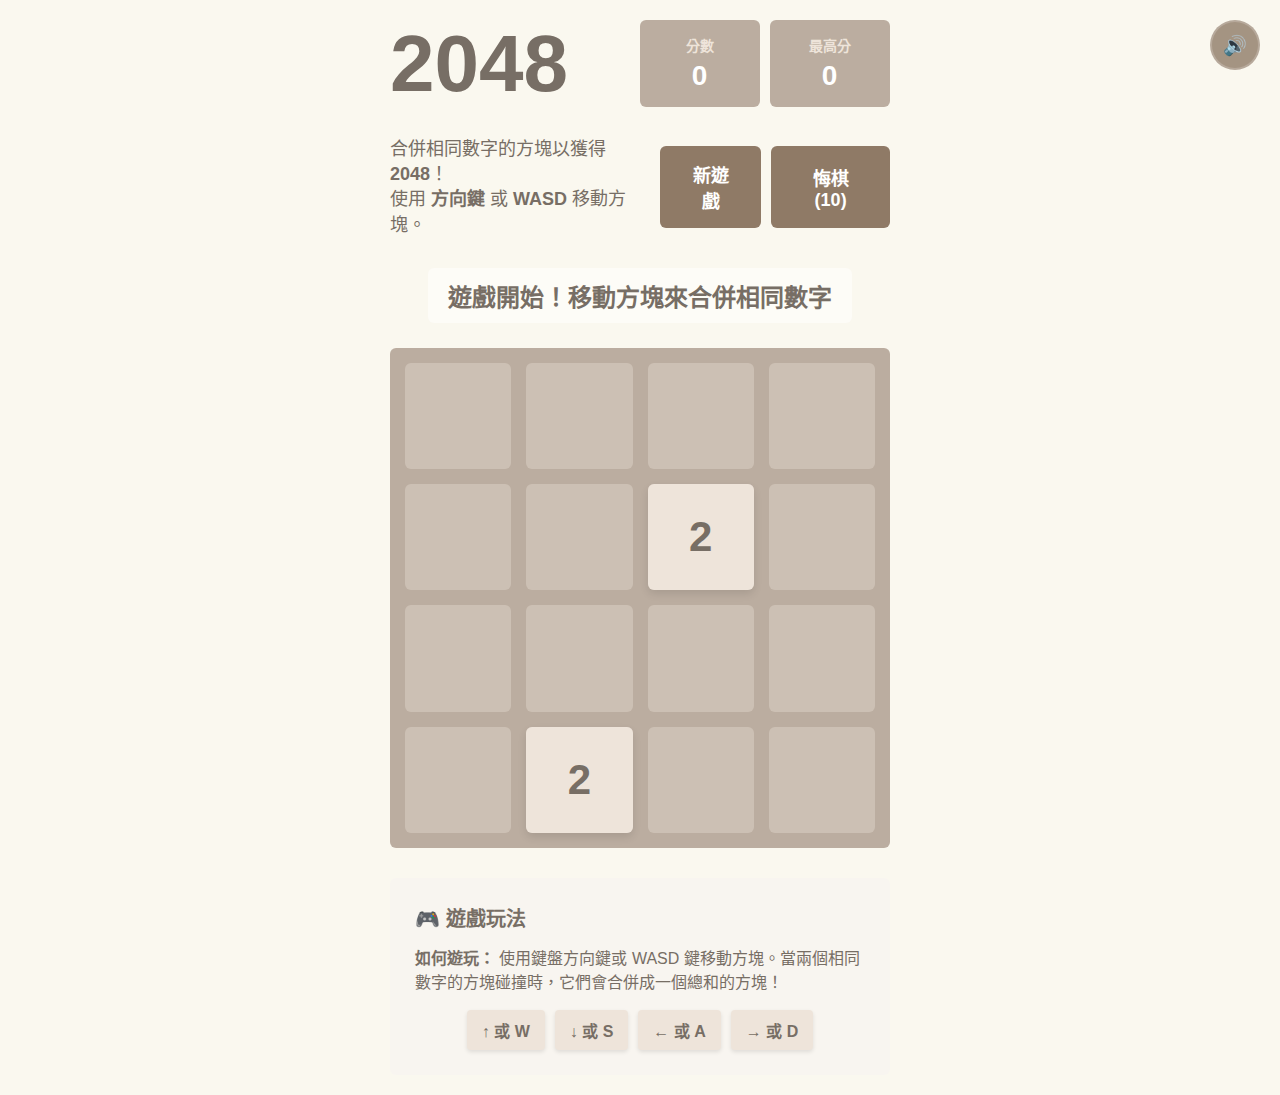
<file: 2048.html>
<!DOCTYPE html>
<html lang="zh-TW">
<head>
    <meta charset="UTF-8">
    <meta name="viewport" content="width=device-width, initial-scale=1.0">
    <title>2048 - 完美對齊版</title>
    <style>
        * {
            margin: 0;
            padding: 0;
            box-sizing: border-box;
            font-family: 'Clear Sans', 'Helvetica Neue', Arial, sans-serif;
            user-select: none;
        }

        body {
            background: #faf8ef;
            color: #776e65;
            min-height: 100vh;
            display: flex;
            justify-content: center;
            align-items: center;
            padding: 20px;
            touch-action: none;
        }

        .game-container {
            max-width: 500px;
            width: 100%;
        }

        .game-header {
            display: flex;
            justify-content: space-between;
            align-items: center;
            margin-bottom: 30px;
        }

        h1 {
            font-size: 80px;
            font-weight: bold;
            color: #776e65;
            line-height: 0.8;
        }

        .scores-container {
            display: flex;
            gap: 10px;
        }

        .score-box {
            background: #bbada0;
            padding: 15px 25px;
            border-radius: 6px;
            text-align: center;
            min-width: 120px;
            position: relative;
        }

        .score-title {
            color: #eee4da;
            font-size: 14px;
            font-weight: bold;
            text-transform: uppercase;
            margin-bottom: 5px;
        }

        .score-value {
            color: white;
            font-size: 28px;
            font-weight: bold;
            letter-spacing: 1px;
        }

        .game-intro {
            display: flex;
            justify-content: space-between;
            align-items: center;
            margin-bottom: 30px;
        }

        .description {
            color: #776e65;
            font-size: 18px;
            line-height: 1.4;
        }

        .controls {
            display: flex;
            gap: 10px;
        }

        .control-btn {
            background: #8f7a66;
            color: white;
            border: none;
            border-radius: 6px;
            padding: 15px 25px;
            font-size: 18px;
            font-weight: bold;
            cursor: pointer;
            transition: all 0.2s;
        }

        .control-btn:hover {
            background: #9f8a76;
            transform: translateY(-2px);
        }

        .game-area {
            position: relative;
            width: 500px;
            height: 500px;
            margin: 0 auto 30px;
        }

        .game-board {
            position: relative;
            width: 100%;
            height: 100%;
            background: #bbada0;
            border-radius: 6px;
            padding: 15px;
        }

        .grid-container {
            position: relative;
            width: 100%;
            height: 100%;
        }

        .grid-background {
            position: absolute;
            top: 0;
            left: 0;
            width: 100%;
            height: 100%;
            display: grid;
            grid-template-columns: repeat(4, 1fr);
            grid-template-rows: repeat(4, 1fr);
            gap: 15px;
        }

        .grid-cell {
            background: rgba(238, 228, 218, 0.35);
            border-radius: 6px;
        }

        .tile-container {
            position: absolute;
            top: 0;
            left: 0;
            width: 100%;
            height: 100%;
            padding: 15px;
            box-sizing: border-box;
        }

        .tile {
            position: absolute;
            width: calc((100% - 75px) / 4); /* 計算準確的寬度 */
            height: calc((100% - 75px) / 4); /* 計算準確的高度 */
            border-radius: 6px;
            font-weight: bold;
            display: flex;
            justify-content: center;
            align-items: center;
            transition: all 0.15s ease-in-out;
            z-index: 2;
            box-shadow: 0 4px 8px rgba(0, 0, 0, 0.1);
            overflow: hidden;
            box-sizing: border-box;
        }

        .tile-merged {
            animation: pop 0.2s ease;
        }

        @keyframes pop {
            0% { transform: scale(1); }
            50% { transform: scale(1.1); }
            100% { transform: scale(1); }
        }

        .tile-new {
            animation: appear 0.2s ease;
        }

        @keyframes appear {
            0% { 
                opacity: 0;
                transform: scale(0);
            }
            50% { 
                transform: scale(1.1);
            }
            100% { 
                opacity: 1;
                transform: scale(1);
            }
        }

        /* 方塊顏色 */
        .tile-2 { 
            background: #eee4da; 
            color: #776e65;
            font-size: 55px;
        }
        .tile-4 { 
            background: #ede0c8; 
            color: #776e65;
            font-size: 55px;
        }
        .tile-8 { 
            background: #f2b179; 
            color: #f9f6f2;
            font-size: 55px;
        }
        .tile-16 { 
            background: #f59563; 
            color: #f9f6f2;
            font-size: 50px;
        }
        .tile-32 { 
            background: #f67c5f; 
            color: #f9f6f2;
            font-size: 50px;
        }
        .tile-64 { 
            background: #f65e3b; 
            color: #f9f6f2;
            font-size: 50px;
        }
        .tile-128 { 
            background: #edcf72; 
            color: #f9f6f2;
            font-size: 45px;
            box-shadow: 0 0 30px 10px rgba(243, 215, 116, 0.2381), inset 0 0 0 1px rgba(255, 255, 255, 0.14286);
        }
        .tile-256 { 
            background: #edcc61; 
            color: #f9f6f2;
            font-size: 45px;
            box-shadow: 0 0 30px 10px rgba(243, 215, 116, 0.31746), inset 0 0 0 1px rgba(255, 255, 255, 0.19048);
        }
        .tile-512 { 
            background: #edc850; 
            color: #f9f6f2;
            font-size: 45px;
            box-shadow: 0 0 30px 10px rgba(243, 215, 116, 0.39683), inset 0 0 0 1px rgba(255, 255, 255, 0.2381);
        }
        .tile-1024 { 
            background: #edc53f; 
            color: #f9f6f2;
            font-size: 35px;
            box-shadow: 0 0 30px 10px rgba(243, 215, 116, 0.47619), inset 0 0 0 1px rgba(255, 255, 255, 0.28571);
        }
        .tile-2048 { 
            background: #edc22e; 
            color: #f9f6f2;
            font-size: 35px;
            box-shadow: 0 0 30px 10px rgba(243, 215, 116, 0.55556), inset 0 0 0 1px rgba(255, 255, 255, 0.33333);
        }
        .tile-super { 
            background: #3c3a32; 
            color: #f9f6f2;
            font-size: 30px;
        }

        .game-status {
            text-align: center;
            margin-bottom: 20px;
            min-height: 60px;
        }

        #statusMessage {
            font-size: 24px;
            font-weight: bold;
            color: #776e65;
            padding: 10px 20px;
            border-radius: 6px;
            display: inline-block;
            background: rgba(255, 255, 255, 0.5);
        }

        .win {
            color: #edc22e;
            animation: pulse 1.5s infinite;
        }

        @keyframes pulse {
            0%, 100% { transform: scale(1); }
            50% { transform: scale(1.05); }
        }

        .game-over {
            position: absolute;
            top: 0;
            left: 0;
            width: 100%;
            height: 100%;
            background: rgba(238, 228, 218, 0.73);
            border-radius: 6px;
            display: flex;
            flex-direction: column;
            justify-content: center;
            align-items: center;
            z-index: 10;
            display: none;
        }

        .game-over h2 {
            font-size: 60px;
            color: #776e65;
            margin-bottom: 20px;
        }

        .instructions {
            background: #f8f5f0;
            border-radius: 6px;
            padding: 25px;
            margin-top: 20px;
        }

        .instructions h3 {
            color: #776e65;
            margin-bottom: 15px;
            font-size: 20px;
        }

        .instructions p {
            color: #776e65;
            line-height: 1.5;
            margin-bottom: 15px;
        }

        .key-controls {
            display: flex;
            justify-content: center;
            gap: 10px;
            margin-top: 15px;
        }

        .key {
            background: #eee4da;
            border-radius: 4px;
            padding: 8px 15px;
            font-weight: bold;
            color: #776e65;
            box-shadow: 0 2px 4px rgba(0, 0, 0, 0.1);
        }

        /* 音效控制 */
        .sound-control {
            position: fixed;
            top: 20px;
            right: 20px;
            z-index: 100;
        }

        .sound-btn {
            background: rgba(143, 122, 102, 0.8);
            border: 2px solid rgba(255, 255, 255, 0.2);
            border-radius: 50%;
            width: 50px;
            height: 50px;
            display: flex;
            align-items: center;
            justify-content: center;
            cursor: pointer;
            transition: all 0.3s;
            color: white;
            font-size: 1.2rem;
        }

        .sound-btn:hover {
            background: rgba(159, 138, 118, 0.9);
            transform: scale(1.1);
        }

        @media (max-width: 520px) {
            .game-area {
                width: 90vw;
                height: 90vw;
                max-width: 400px;
                max-height: 400px;
            }
            
            .game-header {
                flex-direction: column;
                gap: 20px;
                align-items: flex-start;
            }
            
            h1 {
                font-size: 60px;
            }
            
            .scores-container {
                width: 100%;
                justify-content: space-between;
            }
            
            .score-box {
                min-width: 100px;
                padding: 12px 20px;
            }
            
            .game-intro {
                flex-direction: column;
                gap: 20px;
                align-items: flex-start;
            }
            
            .controls {
                width: 100%;
                justify-content: space-between;
            }
            
            .control-btn {
                flex: 1;
                text-align: center;
            }
            
            .tile {
                font-size: 40px !important;
            }
            
            .tile-128, .tile-256, .tile-512 {
                font-size: 35px !important;
            }
            
            .tile-1024, .tile-2048 {
                font-size: 28px !important;
            }
            
            .tile-super {
                font-size: 24px !important;
            }
        }

        @media (max-width: 400px) {
            .tile {
                font-size: 35px !important;
            }
            
            h1 {
                font-size: 50px;
            }
            
            .sound-btn {
                width: 40px;
                height: 40px;
                font-size: 1rem;
            }
        }
    </style>
</head>
<body>
    <!-- 音效控制 -->
    <div class="sound-control">
        <button class="sound-btn" id="soundBtn" title="音效開關">
            🔊
        </button>
    </div>

    <div class="game-container">
        <div class="game-header">
            <h1>2048</h1>
            <div class="scores-container">
                <div class="score-box">
                    <div class="score-title">分數</div>
                    <div class="score-value" id="score">0</div>
                </div>
                <div class="score-box">
                    <div class="score-title">最高分</div>
                    <div class="score-value" id="bestScore">0</div>
                </div>
            </div>
        </div>

        <div class="game-intro">
            <div class="description">
                合併相同數字的方塊以獲得 <strong>2048</strong>！<br>
                使用 <strong>方向鍵</strong> 或 <strong>WASD</strong> 移動方塊。
            </div>
            <div class="controls">
                <button class="control-btn" id="newGameBtn">新遊戲</button>
                <button class="control-btn" id="undoBtn">悔棋</button>
            </div>
        </div>

        <div class="game-status">
            <div id="statusMessage">準備開始！</div>
        </div>

        <div class="game-area">
            <div class="game-board">
                <div class="grid-container">
                    <div class="grid-background">
                        <div class="grid-cell"></div><div class="grid-cell"></div><div class="grid-cell"></div><div class="grid-cell"></div>
                        <div class="grid-cell"></div><div class="grid-cell"></div><div class="grid-cell"></div><div class="grid-cell"></div>
                        <div class="grid-cell"></div><div class="grid-cell"></div><div class="grid-cell"></div><div class="grid-cell"></div>
                        <div class="grid-cell"></div><div class="grid-cell"></div><div class="grid-cell"></div><div class="grid-cell"></div>
                    </div>
                    
                    <div class="tile-container" id="tileContainer">
                        <!-- 方塊會動態生成在這裡 -->
                    </div>
                    
                    <div class="game-over" id="gameOverScreen">
                        <h2>遊戲結束！</h2>
                        <button class="control-btn" id="tryAgainBtn">再試一次</button>
                    </div>
                </div>
            </div>
        </div>

        <div class="instructions">
            <h3>🎮 遊戲玩法</h3>
            <p><strong>如何遊玩：</strong> 使用鍵盤方向鍵或 WASD 鍵移動方塊。當兩個相同數字的方塊碰撞時，它們會合併成一個總和的方塊！</p>
            
            <div class="key-controls">
                <div class="key">↑ 或 W</div>
                <div class="key">↓ 或 S</div>
                <div class="key">← 或 A</div>
                <div class="key">→ 或 D</div>
            </div>
        </div>
    </div>

    <script>
        // 遊戲配置
        const GRID_SIZE = 4;
        const WIN_VALUE = 2048;
        const MAX_UNDO_STEPS = 10;

        // 遊戲狀態
        let gameState = {
            grid: Array(GRID_SIZE).fill().map(() => Array(GRID_SIZE).fill(0)),
            score: 0,
            bestScore: localStorage.getItem('2048-bestScore') || 0,
            gameOver: false,
            won: false,
            moved: false,
            history: [],
            undoSteps: 0,
            maxUndoSteps: MAX_UNDO_STEPS,
            soundEnabled: localStorage.getItem('2048-soundEnabled') !== 'false'
        };

        // DOM 元素
        const tileContainer = document.getElementById('tileContainer');
        const scoreElement = document.getElementById('score');
        const bestScoreElement = document.getElementById('bestScore');
        const statusMessage = document.getElementById('statusMessage');
        const gameOverScreen = document.getElementById('gameOverScreen');
        const newGameBtn = document.getElementById('newGameBtn');
        const undoBtn = document.getElementById('undoBtn');
        const tryAgainBtn = document.getElementById('tryAgainBtn');
        const soundBtn = document.getElementById('soundBtn');

        // 音效系統
        const soundEffects = {
            move: null,
            merge: null,
            win: null,
            lose: null
        };

        // 初始化音效
        function initSounds() {
            try {
                // 創建音效上下文
                const audioContext = new (window.AudioContext || window.webkitAudioContext)();
                
                // 創建移動音效
                soundEffects.move = createBeepSound(400, 0.1, 'sine');
                
                // 創建合併音效
                soundEffects.merge = createBeepSound(600, 0.2, 'square');
                
                // 創建勝利音效
                soundEffects.win = createChordSound([523.25, 659.25, 783.99], 0.5);
                
                // 創建失敗音效
                soundEffects.lose = createBeepSound(200, 0.3, 'sawtooth');
                
                console.log('音效系統已初始化');
            } catch (error) {
                console.log('音效系統初始化失敗，使用靜音模式');
                gameState.soundEnabled = false;
                soundBtn.innerHTML = '🔇';
            }
        }

        // 創建單音音效
        function createBeepSound(frequency, duration, type) {
            return () => {
                if (!gameState.soundEnabled) return;
                
                try {
                    const audioContext = new (window.AudioContext || window.webkitAudioContext)();
                    const oscillator = audioContext.createOscillator();
                    const gainNode = audioContext.createGain();
                    
                    oscillator.connect(gainNode);
                    gainNode.connect(audioContext.destination);
                    
                    oscillator.frequency.value = frequency;
                    oscillator.type = type;
                    
                    gainNode.gain.setValueAtTime(0.2, audioContext.currentTime);
                    gainNode.gain.exponentialRampToValueAtTime(0.01, audioContext.currentTime + duration);
                    
                    oscillator.start();
                    oscillator.stop(audioContext.currentTime + duration);
                } catch (error) {
                    console.log('播放音效失敗');
                }
            };
        }

        // 創建和弦音效
        function createChordSound(frequencies, duration) {
            return () => {
                if (!gameState.soundEnabled) return;
                
                try {
                    const audioContext = new (window.AudioContext || window.webkitAudioContext)();
                    const gainNode = audioContext.createGain();
                    
                    gainNode.connect(audioContext.destination);
                    gainNode.gain.setValueAtTime(0.2, audioContext.currentTime);
                    gainNode.gain.exponentialRampToValueAtTime(0.01, audioContext.currentTime + duration);
                    
                    frequencies.forEach(freq => {
                        const oscillator = audioContext.createOscillator();
                        oscillator.connect(gainNode);
                        oscillator.frequency.value = freq;
                        oscillator.type = 'sine';
                        oscillator.start();
                        oscillator.stop(audioContext.currentTime + duration);
                    });
                } catch (error) {
                    console.log('播放和弦音效失敗');
                }
            };
        }

        // 播放音效
        function playSound(soundName) {
            if (soundEffects[soundName]) {
                soundEffects[soundName]();
            }
        }

        // 初始化遊戲
        function initGame() {
            // 重置遊戲狀態
            gameState.grid = Array(GRID_SIZE).fill().map(() => Array(GRID_SIZE).fill(0));
            gameState.score = 0;
            gameState.gameOver = false;
            gameState.won = false;
            gameState.history = [];
            gameState.undoSteps = 0;
            
            // 更新顯示
            updateDisplay();
            
            // 隱藏遊戲結束畫面
            gameOverScreen.style.display = 'none';
            
            // 生成初始方塊
            addRandomTile();
            addRandomTile();
            
            // 保存初始狀態到歷史記錄
            saveStateToHistory();
            
            // 渲染方塊
            renderTiles();
            
            statusMessage.textContent = '遊戲開始！移動方塊來合併相同數字';
            statusMessage.className = '';
            
            playSound('move');
        }

        // 添加隨機方塊
        function addRandomTile() {
            const emptyCells = [];
            
            // 找到所有空白格子
            for (let r = 0; r < GRID_SIZE; r++) {
                for (let c = 0; c < GRID_SIZE; c++) {
                    if (gameState.grid[r][c] === 0) {
                        emptyCells.push({ r, c });
                    }
                }
            }
            
            if (emptyCells.length > 0) {
                // 隨機選擇一個空白格子
                const { r, c } = emptyCells[Math.floor(Math.random() * emptyCells.length)];
                
                // 90% 機率生成 2，10% 機率生成 4
                gameState.grid[r][c] = Math.random() < 0.9 ? 2 : 4;
                
                return { r, c, value: gameState.grid[r][c] };
            }
            
            return null;
        }

        // 計算方塊位置 - 這是關鍵修復
        function calculateTilePosition(row, col) {
            const containerWidth = tileContainer.clientWidth;
            const containerHeight = tileContainer.clientHeight;
            
            // 計算每個單元格的實際大小（考慮間距）
            const cellWidth = (containerWidth - 15 * (GRID_SIZE - 1)) / GRID_SIZE;
            const cellHeight = (containerHeight - 15 * (GRID_SIZE - 1)) / GRID_SIZE;
            
            // 計算位置（包括間距）
            const left = col * (cellWidth + 15);
            const top = row * (cellHeight + 15);
            
            return {
                left: left,
                top: top,
                width: cellWidth,
                height: cellHeight
            };
        }

        // 渲染所有方塊
        function renderTiles() {
            // 清除所有現有方塊
            tileContainer.innerHTML = '';
            
            // 渲染所有非零方塊
            for (let r = 0; r < GRID_SIZE; r++) {
                for (let c = 0; c < GRID_SIZE; c++) {
                    const value = gameState.grid[r][c];
                    if (value !== 0) {
                        const position = calculateTilePosition(r, c);
                        
                        const tile = document.createElement('div');
                        tile.className = `tile tile-${value}`;
                        
                        // 設置精確的位置和大小
                        tile.style.width = `${position.width}px`;
                        tile.style.height = `${position.height}px`;
                        tile.style.left = `${position.left}px`;
                        tile.style.top = `${position.top}px`;
                        tile.textContent = value;
                        
                        // 動態調整字體大小
                        const fontSize = Math.min(55, Math.floor(position.width * 0.4));
                        tile.style.fontSize = `${fontSize}px`;
                        tile.style.lineHeight = `${position.height}px`;
                        
                        tileContainer.appendChild(tile);
                    }
                }
            }
            
            // 窗口大小改變時重新渲染
            window.addEventListener('resize', function() {
                setTimeout(renderTiles, 100);
            });
        }

        // 移動方塊
        function move(direction) {
            if (gameState.gameOver) return;
            
            // 保存移動前的狀態
            const oldGrid = JSON.parse(JSON.stringify(gameState.grid));
            const oldScore = gameState.score;
            
            let moved = false;
            
            switch (direction) {
                case 'up':
                    moved = moveUp();
                    break;
                case 'down':
                    moved = moveDown();
                    break;
                case 'left':
                    moved = moveLeft();
                    break;
                case 'right':
                    moved = moveRight();
                    break;
            }
            
            if (moved) {
                playSound('move');
                
                // 保存狀態到歷史記錄
                saveStateToHistory();
                
                // 生成新方塊
                const newTile = addRandomTile();
                
                // 重新渲染方塊
                renderTiles();
                
                // 更新分數
                updateDisplay();
                
                // 檢查遊戲狀態
                checkGameStatus();
                
                // 更新狀態訊息
                if (!gameState.gameOver && !gameState.won) {
                    statusMessage.textContent = '繼續移動方塊！';
                }
                
                // 為新方塊添加動畫
                if (newTile) {
                    setTimeout(() => {
                        const tiles = document.querySelectorAll('.tile');
                        tiles.forEach(tile => {
                            const tileValue = parseInt(tile.textContent);
                            if (tileValue === newTile.value) {
                                tile.classList.add('tile-new');
                                setTimeout(() => {
                                    tile.classList.remove('tile-new');
                                }, 200);
                            }
                        });
                    }, 50);
                }
            } else {
                statusMessage.textContent = '無法移動！請嘗試其他方向';
            }
        }

        // 向上移動
        function moveUp() {
            let moved = false;
            
            for (let c = 0; c < GRID_SIZE; c++) {
                // 收集該列的所有非零值
                const column = [];
                for (let r = 0; r < GRID_SIZE; r++) {
                    if (gameState.grid[r][c] !== 0) {
                        column.push(gameState.grid[r][c]);
                    }
                }
                
                // 合併相同數字
                for (let i = 0; i < column.length - 1; i++) {
                    if (column[i] === column[i + 1]) {
                        column[i] *= 2;
                        gameState.score += column[i];
                        column.splice(i + 1, 1);
                        moved = true;
                        playSound('merge');
                    }
                }
                
                // 將合併後的值放回網格
                for (let r = 0; r < GRID_SIZE; r++) {
                    const oldValue = gameState.grid[r][c];
                    const newValue = r < column.length ? column[r] : 0;
                    gameState.grid[r][c] = newValue;
                    if (oldValue !== newValue) {
                        moved = true;
                    }
                }
            }
            
            return moved;
        }

        // 向下移動
        function moveDown() {
            let moved = false;
            
            for (let c = 0; c < GRID_SIZE; c++) {
                // 收集該列的所有非零值（從底部開始）
                const column = [];
                for (let r = GRID_SIZE - 1; r >= 0; r--) {
                    if (gameState.grid[r][c] !== 0) {
                        column.push(gameState.grid[r][c]);
                    }
                }
                
                // 合併相同數字
                for (let i = 0; i < column.length - 1; i++) {
                    if (column[i] === column[i + 1]) {
                        column[i] *= 2;
                        gameState.score += column[i];
                        column.splice(i + 1, 1);
                        moved = true;
                        playSound('merge');
                    }
                }
                
                // 將合併後的值放回網格（從底部開始）
                let index = 0;
                for (let r = GRID_SIZE - 1; r >= 0; r--) {
                    const oldValue = gameState.grid[r][c];
                    const newValue = index < column.length ? column[index] : 0;
                    gameState.grid[r][c] = newValue;
                    index++;
                    if (oldValue !== newValue) {
                        moved = true;
                    }
                }
            }
            
            return moved;
        }

        // 向左移動
        function moveLeft() {
            let moved = false;
            
            for (let r = 0; r < GRID_SIZE; r++) {
                // 收集該行的所有非零值
                const row = [];
                for (let c = 0; c < GRID_SIZE; c++) {
                    if (gameState.grid[r][c] !== 0) {
                        row.push(gameState.grid[r][c]);
                    }
                }
                
                // 合併相同數字
                for (let i = 0; i < row.length - 1; i++) {
                    if (row[i] === row[i + 1]) {
                        row[i] *= 2;
                        gameState.score += row[i];
                        row.splice(i + 1, 1);
                        moved = true;
                        playSound('merge');
                    }
                }
                
                // 將合併後的值放回網格
                for (let c = 0; c < GRID_SIZE; c++) {
                    const oldValue = gameState.grid[r][c];
                    const newValue = c < row.length ? row[c] : 0;
                    gameState.grid[r][c] = newValue;
                    if (oldValue !== newValue) {
                        moved = true;
                    }
                }
            }
            
            return moved;
        }

        // 向右移動
        function moveRight() {
            let moved = false;
            
            for (let r = 0; r < GRID_SIZE; r++) {
                // 收集該行的所有非零值（從右邊開始）
                const row = [];
                for (let c = GRID_SIZE - 1; c >= 0; c--) {
                    if (gameState.grid[r][c] !== 0) {
                        row.push(gameState.grid[r][c]);
                    }
                }
                
                // 合併相同數字
                for (let i = 0; i < row.length - 1; i++) {
                    if (row[i] === row[i + 1]) {
                        row[i] *= 2;
                        gameState.score += row[i];
                        row.splice(i + 1, 1);
                        moved = true;
                        playSound('merge');
                    }
                }
                
                // 將合併後的值放回網格（從右邊開始）
                let index = 0;
                for (let c = GRID_SIZE - 1; c >= 0; c--) {
                    const oldValue = gameState.grid[r][c];
                    const newValue = index < row.length ? row[index] : 0;
                    gameState.grid[r][c] = newValue;
                    index++;
                    if (oldValue !== newValue) {
                        moved = true;
                    }
                }
            }
            
            return moved;
        }

        // 保存狀態到歷史記錄
        function saveStateToHistory() {
            const state = {
                grid: JSON.parse(JSON.stringify(gameState.grid)),
                score: gameState.score
            };
            
            gameState.history.push(state);
            
            // 限制歷史記錄數量
            if (gameState.history.length > gameState.maxUndoSteps + 1) {
                gameState.history.shift();
            }
            
            // 更新悔棋按鈕
            updateUndoButton();
        }

        // 悔棋
        function undo() {
            if (gameState.history.length < 2 || gameState.undoSteps >= gameState.maxUndoSteps) {
                return;
            }
            
            // 移除當前狀態
            gameState.history.pop();
            
            // 恢復到上一個狀態
            const prevState = gameState.history[gameState.history.length - 1];
            gameState.grid = JSON.parse(JSON.stringify(prevState.grid));
            gameState.score = prevState.score;
            
            gameState.undoSteps++;
            
            // 重新渲染方塊
            renderTiles();
            updateDisplay();
            updateUndoButton();
            
            statusMessage.textContent = `已悔棋 (${gameState.undoSteps}/${gameState.maxUndoSteps})`;
            playSound('move');
        }

        // 更新悔棋按鈕
        function updateUndoButton() {
            const remaining = gameState.maxUndoSteps - gameState.undoSteps;
            undoBtn.textContent = `悔棋 (${remaining})`;
            undoBtn.disabled = remaining <= 0 || gameState.history.length < 2;
        }

        // 檢查遊戲狀態
        function checkGameStatus() {
            // 檢查是否獲勝
            for (let r = 0; r < GRID_SIZE; r++) {
                for (let c = 0; c < GRID_SIZE; c++) {
                    if (gameState.grid[r][c] === WIN_VALUE && !gameState.won) {
                        gameState.won = true;
                        statusMessage.textContent = '恭喜！你達成了 2048！';
                        statusMessage.className = 'win';
                        playSound('win');
                        
                        // 可以選擇是否繼續遊戲
                        setTimeout(() => {
                            if (confirm('恭喜達成 2048！是否要繼續遊戲挑戰更高分數？')) {
                                statusMessage.textContent = '繼續挑戰更高分數！';
                                statusMessage.className = '';
                            }
                        }, 500);
                    }
                }
            }
            
            // 檢查遊戲是否結束
            if (!hasMoves()) {
                gameState.gameOver = true;
                gameOverScreen.style.display = 'flex';
                statusMessage.textContent = '遊戲結束！';
                playSound('lose');
                
                // 更新最高分
                if (gameState.score > gameState.bestScore) {
                    gameState.bestScore = gameState.score;
                    localStorage.setItem('2048-bestScore', gameState.bestScore);
                    bestScoreElement.textContent = gameState.bestScore;
                }
            }
        }

        // 檢查是否還有可移動的步數
        function hasMoves() {
            // 檢查是否有空白格子
            for (let r = 0; r < GRID_SIZE; r++) {
                for (let c = 0; c < GRID_SIZE; c++) {
                    if (gameState.grid[r][c] === 0) {
                        return true;
                    }
                }
            }
            
            // 檢查是否有可合併的相鄰方塊
            for (let r = 0; r < GRID_SIZE; r++) {
                for (let c = 0; c < GRID_SIZE; c++) {
                    const value = gameState.grid[r][c];
                    
                    // 檢查右邊
                    if (c < GRID_SIZE - 1 && gameState.grid[r][c + 1] === value) {
                        return true;
                    }
                    
                    // 檢查下面
                    if (r < GRID_SIZE - 1 && gameState.grid[r + 1][c] === value) {
                        return true;
                    }
                }
            }
            
            return false;
        }

        // 更新顯示
        function updateDisplay() {
            scoreElement.textContent = gameState.score;
            bestScoreElement.textContent = gameState.bestScore;
        }

        // 音效控制
        soundBtn.addEventListener('click', () => {
            gameState.soundEnabled = !gameState.soundEnabled;
            soundBtn.innerHTML = gameState.soundEnabled ? '🔊' : '🔇';
            
            // 保存設置到 localStorage
            localStorage.setItem('2048-soundEnabled', gameState.soundEnabled);
            
            // 播放測試音效
            if (gameState.soundEnabled) {
                playSound('move');
            }
        });

        // 鍵盤控制
        document.addEventListener('keydown', (event) => {
            if (gameState.gameOver) return;
            
            switch (event.key) {
                case 'ArrowUp':
                case 'w':
                case 'W':
                    event.preventDefault();
                    move('up');
                    break;
                case 'ArrowDown':
                case 's':
                case 'S':
                    event.preventDefault();
                    move('down');
                    break;
                case 'ArrowLeft':
                case 'a':
                case 'A':
                    event.preventDefault();
                    move('left');
                    break;
                case 'ArrowRight':
                case 'd':
                case 'D':
                    event.preventDefault();
                    move('right');
                    break;
            }
        });

        // 觸控控制
        let touchStartX, touchStartY;
        
        tileContainer.addEventListener('touchstart', (event) => {
            event.preventDefault();
            touchStartX = event.touches[0].clientX;
            touchStartY = event.touches[0].clientY;
        });
        
        tileContainer.addEventListener('touchmove', (event) => {
            event.preventDefault();
        });
        
        tileContainer.addEventListener('touchend', (event) => {
            event.preventDefault();
            if (!touchStartX || !touchStartY) return;
            
            const touchEndX = event.changedTouches[0].clientX;
            const touchEndY = event.changedTouches[0].clientY;
            
            const dx = touchEndX - touchStartX;
            const dy = touchEndY - touchStartY;
            
            // 最小滑動距離
            const minSwipeDistance = 30;
            
            if (Math.abs(dx) > Math.abs(dy)) {
                // 水平滑動
                if (Math.abs(dx) > minSwipeDistance) {
                    if (dx > 0) {
                        move('right');
                    } else {
                        move('left');
                    }
                }
            } else {
                // 垂直滑動
                if (Math.abs(dy) > minSwipeDistance) {
                    if (dy > 0) {
                        move('down');
                    } else {
                        move('up');
                    }
                }
            }
            
            touchStartX = null;
            touchStartY = null;
        });

        // 事件監聽器
        newGameBtn.addEventListener('click', initGame);
        undoBtn.addEventListener('click', undo);
        tryAgainBtn.addEventListener('click', initGame);

        // 初始化遊戲
        window.addEventListener('load', () => {
            // 初始化音效
            initSounds();
            
            // 初始化音效按鈕
            soundBtn.innerHTML = gameState.soundEnabled ? '🔊' : '🔇';
            
            // 初始化遊戲
            initGame();
            
            // 初始渲染（延遲確保容器尺寸已計算）
            setTimeout(renderTiles, 100);
        });
    </script>
</body>
</html>
</file>
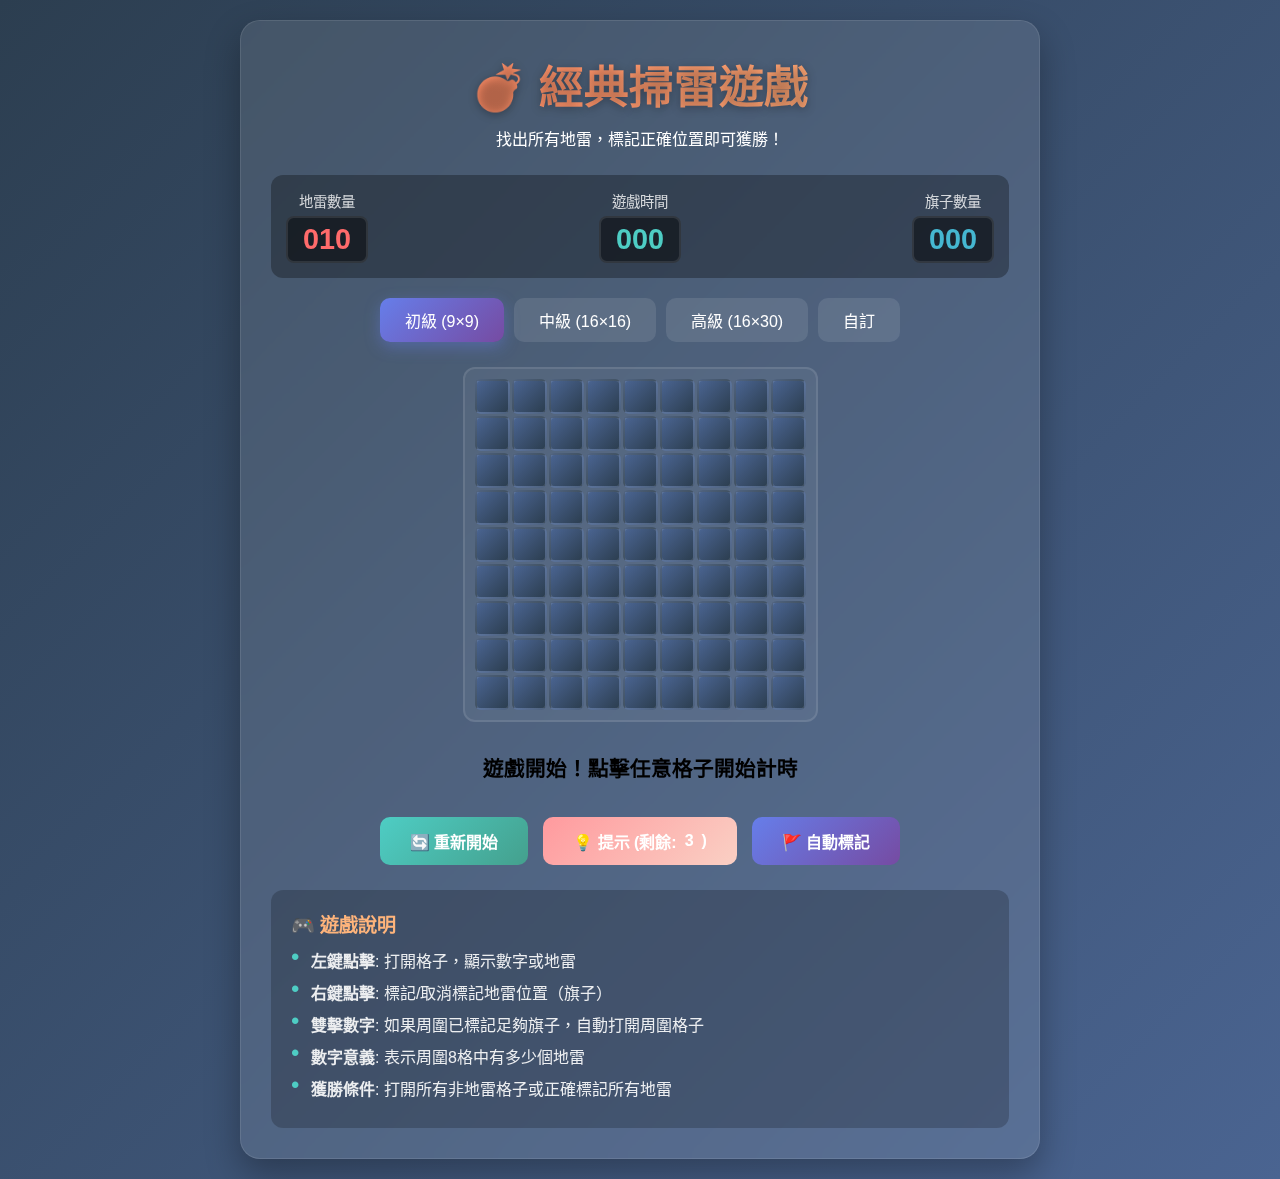
<file: boom.html>
<!DOCTYPE html>
<html lang="zh-TW">
<head>
    <meta charset="UTF-8">
    <meta name="viewport" content="width=device-width, initial-scale=1.0">
    <title>經典掃雷遊戲</title>
    <style>
        * {
            margin: 0;
            padding: 0;
            box-sizing: border-box;
            font-family: 'Segoe UI', Tahoma, Geneva, Verdana, sans-serif;
        }

        body {
            background: linear-gradient(135deg, #2c3e50, #4a6491);
            min-height: 100vh;
            display: flex;
            justify-content: center;
            align-items: center;
            padding: 20px;
        }

        .game-container {
            background: rgba(255, 255, 255, 0.1);
            backdrop-filter: blur(10px);
            border-radius: 20px;
            padding: 30px;
            box-shadow: 0 15px 35px rgba(0, 0, 0, 0.3);
            border: 1px solid rgba(255, 255, 255, 0.1);
            max-width: 800px;
            width: 100%;
        }

        .game-header {
            text-align: center;
            margin-bottom: 25px;
            color: white;
        }

        h1 {
            font-size: 2.8rem;
            margin-bottom: 10px;
            text-shadow: 0 2px 10px rgba(0, 0, 0, 0.3);
            background: linear-gradient(90deg, #ff7e5f, #feb47b);
            -webkit-background-clip: text;
            -webkit-text-fill-color: transparent;
        }

        .game-info {
            display: flex;
            justify-content: space-between;
            align-items: center;
            background: rgba(0, 0, 0, 0.3);
            padding: 15px;
            border-radius: 12px;
            margin-bottom: 20px;
            color: white;
        }

        .info-item {
            display: flex;
            flex-direction: column;
            align-items: center;
            gap: 5px;
        }

        .info-label {
            font-size: 0.9rem;
            opacity: 0.8;
        }

        .info-value {
            font-size: 1.8rem;
            font-weight: bold;
            min-width: 70px;
            text-align: center;
            background: rgba(0, 0, 0, 0.5);
            padding: 5px 15px;
            border-radius: 8px;
            border: 2px solid rgba(255, 255, 255, 0.1);
        }

        #minesCount {
            color: #ff6b6b;
        }

        #timer {
            color: #4ecdc4;
        }

        #flagsCount {
            color: #45b7d1;
        }

        .difficulty-selector {
            display: flex;
            gap: 10px;
            justify-content: center;
            margin-bottom: 25px;
        }

        .difficulty-btn {
            padding: 10px 25px;
            border: none;
            border-radius: 10px;
            background: rgba(255, 255, 255, 0.1);
            color: white;
            font-size: 1rem;
            cursor: pointer;
            transition: all 0.3s ease;
            font-weight: 500;
        }

        .difficulty-btn:hover {
            transform: translateY(-2px);
            background: rgba(255, 255, 255, 0.2);
        }

        .difficulty-btn.active {
            background: linear-gradient(135deg, #667eea, #764ba2);
            box-shadow: 0 5px 15px rgba(102, 126, 234, 0.4);
        }

        .game-board {
            display: grid;
            gap: 2px;
            background: rgba(255, 255, 255, 0.05);
            padding: 10px;
            border-radius: 12px;
            margin: 0 auto;
            width: fit-content;
            border: 2px solid rgba(255, 255, 255, 0.1);
        }

        .cell {
            width: 35px;
            height: 35px;
            background: linear-gradient(135deg, #4a6491, #2c3e50);
            border-radius: 6px;
            display: flex;
            justify-content: center;
            align-items: center;
            font-weight: bold;
            font-size: 1.2rem;
            cursor: pointer;
            user-select: none;
            transition: all 0.2s ease;
            border: 2px solid rgba(255, 255, 255, 0.1);
        }

        .cell:hover {
            background: linear-gradient(135deg, #5a749b, #3c4e60);
            transform: scale(1.05);
        }

        .cell.revealed {
            background: rgba(255, 255, 255, 0.1);
            border-color: rgba(255, 255, 255, 0.05);
        }

        .cell.flagged {
            background: linear-gradient(135deg, #ff6b6b, #ff8e8e);
        }

        .cell.mine {
            background: linear-gradient(135deg, #ff6b6b, #ff4757);
        }

        .cell.mine.revealed {
            background: linear-gradient(135deg, #ff4757, #ff6b6b);
            animation: pulse 0.5s infinite;
        }

        @keyframes pulse {
            0%, 100% { transform: scale(1); }
            50% { transform: scale(1.1); }
        }

        .cell.number-1 { color: #4ecdc4; }
        .cell.number-2 { color: #45b7d1; }
        .cell.number-3 { color: #96ceb4; }
        .cell.number-4 { color: #ffeaa7; }
        .cell.number-5 { color: #fab1a0; }
        .cell.number-6 { color: #ff7675; }
        .cell.number-7 { color: #fd79a8; }
        .cell.number-8 { color: #a29bfe; }

        .controls {
            display: flex;
            justify-content: center;
            gap: 15px;
            margin-top: 25px;
        }

        .control-btn {
            padding: 12px 30px;
            border: none;
            border-radius: 10px;
            background: linear-gradient(135deg, #667eea, #764ba2);
            color: white;
            font-size: 1rem;
            cursor: pointer;
            transition: all 0.3s ease;
            font-weight: 600;
            display: flex;
            align-items: center;
            gap: 8px;
        }

        .control-btn:hover {
            transform: translateY(-2px);
            box-shadow: 0 8px 20px rgba(102, 126, 234, 0.4);
        }

        .control-btn#restartBtn {
            background: linear-gradient(135deg, #4ecdc4, #44a08d);
        }

        .control-btn#hintBtn {
            background: linear-gradient(135deg, #ff9a9e, #fad0c4);
        }

        .game-status {
            text-align: center;
            margin-top: 20px;
            min-height: 40px;
        }

        #statusMessage {
            font-size: 1.3rem;
            font-weight: bold;
            padding: 10px 20px;
            border-radius: 10px;
            display: inline-block;
            transition: all 0.3s ease;
        }

        .win {
            color: #4ecdc4;
            background: rgba(78, 205, 196, 0.1);
            animation: celebrate 2s ease-in-out;
        }

        .lose {
            color: #ff6b6b;
            background: rgba(255, 107, 107, 0.1);
        }

        @keyframes celebrate {
            0%, 100% { transform: scale(1); }
            50% { transform: scale(1.1); }
        }

        .instructions {
            background: rgba(0, 0, 0, 0.2);
            padding: 20px;
            border-radius: 12px;
            margin-top: 25px;
            color: rgba(255, 255, 255, 0.9);
        }

        .instructions h3 {
            color: #feb47b;
            margin-bottom: 10px;
            font-size: 1.2rem;
        }

        .instructions ul {
            list-style-type: none;
            padding-left: 0;
        }

        .instructions li {
            margin-bottom: 8px;
            padding-left: 20px;
            position: relative;
        }

        .instructions li:before {
            content: "•";
            color: #4ecdc4;
            font-size: 1.5rem;
            position: absolute;
            left: 0;
            top: -5px;
        }

        .flag-icon {
            font-size: 0.9rem;
        }

        .mine-icon {
            font-size: 1rem;
        }

        @media (max-width: 768px) {
            .cell {
                width: 30px;
                height: 30px;
                font-size: 1rem;
            }
            
            .game-info {
                flex-direction: column;
                gap: 15px;
            }
            
            .difficulty-selector {
                flex-wrap: wrap;
            }
            
            h1 {
                font-size: 2.2rem;
            }
        }

        @media (max-width: 480px) {
            .cell {
                width: 25px;
                height: 25px;
                font-size: 0.9rem;
            }
            
            .control-btn {
                padding: 10px 20px;
                font-size: 0.9rem;
            }
            
            .game-container {
                padding: 20px;
            }
        }
    </style>
</head>
<body>
    <div class="game-container">
        <div class="game-header">
            <h1>💣 經典掃雷遊戲</h1>
            <p>找出所有地雷，標記正確位置即可獲勝！</p>
        </div>

        <div class="game-info">
            <div class="info-item">
                <div class="info-label">地雷數量</div>
                <div class="info-value" id="minesCount">10</div>
            </div>
            <div class="info-item">
                <div class="info-label">遊戲時間</div>
                <div class="info-value" id="timer">000</div>
            </div>
            <div class="info-item">
                <div class="info-label">旗子數量</div>
                <div class="info-value" id="flagsCount">0</div>
            </div>
        </div>

        <div class="difficulty-selector">
            <button class="difficulty-btn active" data-difficulty="easy">初級 (9×9)</button>
            <button class="difficulty-btn" data-difficulty="medium">中級 (16×16)</button>
            <button class="difficulty-btn" data-difficulty="hard">高級 (16×30)</button>
            <button class="difficulty-btn" data-difficulty="custom">自訂</button>
        </div>

        <div id="gameBoard" class="game-board"></div>

        <div class="game-status">
            <div id="statusMessage"></div>
        </div>

        <div class="controls">
            <button class="control-btn" id="restartBtn">🔄 重新開始</button>
            <button class="control-btn" id="hintBtn">💡 提示 (剩餘: <span id="hintCount">3</span>)</button>
            <button class="control-btn" id="autoFlagBtn">🚩 自動標記</button>
        </div>

        <div class="instructions">
            <h3>🎮 遊戲說明</h3>
            <ul>
                <li><strong>左鍵點擊</strong>: 打開格子，顯示數字或地雷</li>
                <li><strong>右鍵點擊</strong>: 標記/取消標記地雷位置（旗子）</li>
                <li><strong>雙擊數字</strong>: 如果周圍已標記足夠旗子，自動打開周圍格子</li>
                <li><strong>數字意義</strong>: 表示周圍8格中有多少個地雷</li>
                <li><strong>獲勝條件</strong>: 打開所有非地雷格子或正確標記所有地雷</li>
            </ul>
        </div>
    </div>

    <script>
        // 遊戲配置
        const DIFFICULTIES = {
            easy: { rows: 9, cols: 9, mines: 10 },
            medium: { rows: 16, cols: 16, mines: 40 },
            hard: { rows: 16, cols: 30, mines: 99 },
            custom: { rows: 9, cols: 9, mines: 10 }
        };

        // 遊戲狀態
        let gameState = {
            difficulty: 'easy',
            rows: 9,
            cols: 9,
            mines: 10,
            board: [],
            revealed: [],
            flagged: [],
            gameOver: false,
            gameWon: false,
            gameStarted: false,
            startTime: null,
            timerInterval: null,
            elapsedTime: 0,
            flagsUsed: 0,
            hintsRemaining: 3
        };

        // DOM 元素
        const gameBoard = document.getElementById('gameBoard');
        const minesCount = document.getElementById('minesCount');
        const timer = document.getElementById('timer');
        const flagsCount = document.getElementById('flagsCount');
        const statusMessage = document.getElementById('statusMessage');
        const hintCount = document.getElementById('hintCount');
        const restartBtn = document.getElementById('restartBtn');
        const hintBtn = document.getElementById('hintBtn');
        const autoFlagBtn = document.getElementById('autoFlagBtn');
        const difficultyBtns = document.querySelectorAll('.difficulty-btn');

        // 初始化遊戲
        function initGame() {
            const config = DIFFICULTIES[gameState.difficulty];
            gameState.rows = config.rows;
            gameState.cols = config.cols;
            gameState.mines = config.mines;
            
            // 重置遊戲狀態
            gameState.board = Array(gameState.rows).fill().map(() => Array(gameState.cols).fill(0));
            gameState.revealed = Array(gameState.rows).fill().map(() => Array(gameState.cols).fill(false));
            gameState.flagged = Array(gameState.rows).fill().map(() => Array(gameState.cols).fill(false));
            gameState.gameOver = false;
            gameState.gameWon = false;
            gameState.gameStarted = false;
            gameState.flagsUsed = 0;
            gameState.elapsedTime = 0;
            gameState.hintsRemaining = 3;
            
            // 清除計時器
            if (gameState.timerInterval) {
                clearInterval(gameState.timerInterval);
                gameState.timerInterval = null;
            }
            
            // 更新顯示
            updateDisplay();
            statusMessage.textContent = '遊戲開始！點擊任意格子開始計時';
            statusMessage.className = '';
            
            // 生成遊戲板
            generateBoard();
            renderBoard();
        }

        // 生成遊戲板
        function generateBoard() {
            // 隨機放置地雷
            let minesPlaced = 0;
            while (minesPlaced < gameState.mines) {
                const row = Math.floor(Math.random() * gameState.rows);
                const col = Math.floor(Math.random() * gameState.cols);
                
                if (gameState.board[row][col] !== -1) { // -1 表示地雷
                    gameState.board[row][col] = -1;
                    minesPlaced++;
                    
                    // 更新周圍格子的數字
                    for (let dr = -1; dr <= 1; dr++) {
                        for (let dc = -1; dc <= 1; dc++) {
                            const nr = row + dr;
                            const nc = col + dc;
                            
                            if (nr >= 0 && nr < gameState.rows && 
                                nc >= 0 && nc < gameState.cols && 
                                gameState.board[nr][nc] !== -1) {
                                gameState.board[nr][nc]++;
                            }
                        }
                    }
                }
            }
        }

        // 渲染遊戲板
        function renderBoard() {
            gameBoard.innerHTML = '';
            gameBoard.style.gridTemplateColumns = `repeat(${gameState.cols}, 1fr)`;
            gameBoard.style.gridTemplateRows = `repeat(${gameState.rows}, 1fr)`;
            
            for (let r = 0; r < gameState.rows; r++) {
                for (let c = 0; c < gameState.cols; c++) {
                    const cell = document.createElement('div');
                    cell.className = 'cell';
                    cell.dataset.row = r;
                    cell.dataset.col = c;
                    
                    // 如果格子已打開
                    if (gameState.revealed[r][c]) {
                        cell.classList.add('revealed');
                        const value = gameState.board[r][c];
                        
                        if (value === -1) { // 地雷
                            cell.classList.add('mine');
                            cell.innerHTML = '💣';
                        } else if (value > 0) { // 數字
                            cell.textContent = value;
                            cell.classList.add(`number-${value}`);
                        }
                    } 
                    // 如果格子被標記
                    else if (gameState.flagged[r][c]) {
                        cell.classList.add('flagged');
                        cell.innerHTML = '🚩';
                    }
                    
                    // 添加事件監聽器
                    cell.addEventListener('click', handleCellClick);
                    cell.addEventListener('contextmenu', handleCellRightClick);
                    cell.addEventListener('dblclick', handleCellDoubleClick);
                    
                    gameBoard.appendChild(cell);
                }
            }
        }

        // 處理格子點擊
        function handleCellClick(event) {
            event.preventDefault();
            const row = parseInt(event.target.dataset.row);
            const col = parseInt(event.target.dataset.col);
            
            if (gameState.gameOver || gameState.gameWon || 
                gameState.revealed[row][col] || gameState.flagged[row][col]) {
                return;
            }
            
            // 開始遊戲計時
            if (!gameState.gameStarted) {
                startGameTimer();
                gameState.gameStarted = true;
                statusMessage.textContent = '遊戲進行中...';
            }
            
            // 打開格子
            revealCell(row, col);
            
            // 檢查遊戲是否結束
            checkGameStatus();
        }

        // 處理格子右鍵點擊（標記旗子）
        function handleCellRightClick(event) {
            event.preventDefault();
            const row = parseInt(event.target.dataset.row);
            const col = parseInt(event.target.dataset.col);
            
            if (gameState.gameOver || gameState.gameWon || gameState.revealed[row][col]) {
                return;
            }
            
            // 開始遊戲計時
            if (!gameState.gameStarted) {
                startGameTimer();
                gameState.gameStarted = true;
                statusMessage.textContent = '遊戲進行中...';
            }
            
            // 切換旗子標記
            gameState.flagged[row][col] = !gameState.flagged[row][col];
            if (gameState.flagged[row][col]) {
                gameState.flagsUsed++;
            } else {
                gameState.flagsUsed--;
            }
            
            updateDisplay();
            renderBoard();
            checkGameStatus();
        }

        // 處理格子雙擊
        function handleCellDoubleClick(event) {
            event.preventDefault();
            const row = parseInt(event.target.dataset.row);
            const col = parseInt(event.target.dataset.col);
            
            if (gameState.gameOver || gameState.gameWon || 
                !gameState.revealed[row][col] || gameState.board[row][col] <= 0) {
                return;
            }
            
            // 計算周圍旗子數量
            let flagCount = 0;
            for (let dr = -1; dr <= 1; dr++) {
                for (let dc = -1; dc <= 1; dc++) {
                    const nr = row + dr;
                    const nc = col + dc;
                    
                    if (nr >= 0 && nr < gameState.rows && 
                        nc >= 0 && nc < gameState.cols && 
                        gameState.flagged[nr][nc]) {
                        flagCount++;
                    }
                }
            }
            
            // 如果旗子數量等於格子數字，打開周圍格子
            if (flagCount === gameState.board[row][col]) {
                for (let dr = -1; dr <= 1; dr++) {
                    for (let dc = -1; dc <= 1; dc++) {
                        const nr = row + dr;
                        const nc = col + dc;
                        
                        if (nr >= 0 && nr < gameState.rows && 
                            nc >= 0 && nc < gameState.cols && 
                            !gameState.revealed[nr][nc] && 
                            !gameState.flagged[nr][nc]) {
                            revealCell(nr, nc);
                        }
                    }
                }
                
                checkGameStatus();
            }
        }

        // 打開格子（遞歸打開空白格子）
        function revealCell(row, col) {
            if (row < 0 || row >= gameState.rows || 
                col < 0 || col >= gameState.cols || 
                gameState.revealed[row][col] || 
                gameState.flagged[row][col]) {
                return;
            }
            
            gameState.revealed[row][col] = true;
            
            // 如果是空白格子，遞歸打開周圍格子
            if (gameState.board[row][col] === 0) {
                for (let dr = -1; dr <= 1; dr++) {
                    for (let dc = -1; dc <= 1; dc++) {
                        if (dr !== 0 || dc !== 0) {
                            revealCell(row + dr, col + dc);
                        }
                    }
                }
            }
            
            renderBoard();
        }

        // 開始遊戲計時器
        function startGameTimer() {
            gameState.startTime = Date.now();
            gameState.timerInterval = setInterval(() => {
                gameState.elapsedTime = Math.floor((Date.now() - gameState.startTime) / 1000);
                updateDisplay();
            }, 1000);
        }

        // 檢查遊戲狀態
        function checkGameStatus() {
            // 檢查是否踩到地雷
            for (let r = 0; r < gameState.rows; r++) {
                for (let c = 0; c < gameState.cols; c++) {
                    if (gameState.revealed[r][c] && gameState.board[r][c] === -1) {
                        gameOver(false);
                        return;
                    }
                }
            }
            
            // 檢查是否贏得遊戲
            let allNonMinesRevealed = true;
            let allMinesFlagged = true;
            
            for (let r = 0; r < gameState.rows; r++) {
                for (let c = 0; c < gameState.cols; c++) {
                    if (gameState.board[r][c] !== -1 && !gameState.revealed[r][c]) {
                        allNonMinesRevealed = false;
                    }
                    if (gameState.board[r][c] === -1 && !gameState.flagged[r][c]) {
                        allMinesFlagged = false;
                    }
                }
            }
            
            if (allNonMinesRevealed || allMinesFlagged) {
                gameOver(true);
            }
        }

        // 遊戲結束
        function gameOver(isWin) {
            gameState.gameOver = true;
            gameState.gameWon = isWin;
            
            if (gameState.timerInterval) {
                clearInterval(gameState.timerInterval);
            }
            
            // 顯示所有地雷
            for (let r = 0; r < gameState.rows; r++) {
                for (let c = 0; c < gameState.cols; c++) {
                    if (gameState.board[r][c] === -1 && !gameState.flagged[r][c]) {
                        gameState.revealed[r][c] = true;
                    }
                }
            }
            
            renderBoard();
            
            if (isWin) {
                statusMessage.textContent = `🎉 恭喜！你贏了！用時 ${gameState.elapsedTime} 秒`;
                statusMessage.className = 'win';
                
                // 播放勝利音效（如果有）
                playSound('win');
            } else {
                statusMessage.textContent = '💥 遊戲結束！你踩到地雷了';
                statusMessage.className = 'lose';
                
                // 播放爆炸音效（如果有）
                playSound('explosion');
            }
        }

        // 提示功能
        function giveHint() {
            if (gameState.gameOver || gameState.gameWon || 
                gameState.hintsRemaining <= 0) {
                return;
            }
            
            // 找到一個安全的未打開格子
            const safeCells = [];
            for (let r = 0; r < gameState.rows; r++) {
                for (let c = 0; c < gameState.cols; c++) {
                    if (!gameState.revealed[r][c] && 
                        !gameState.flagged[r][c] && 
                        gameState.board[r][c] !== -1) {
                        safeCells.push({r, c});
                    }
                }
            }
            
            if (safeCells.length > 0) {
                const hint = safeCells[Math.floor(Math.random() * safeCells.length)];
                revealCell(hint.r, hint.c);
                gameState.hintsRemaining--;
                
                // 添加視覺效果
                const cell = document.querySelector(`.cell[data-row="${hint.r}"][data-col="${hint.c}"]`);
                if (cell) {
                    cell.style.animation = 'pulse 1s ease-in-out';
                    setTimeout(() => {
                        cell.style.animation = '';
                    }, 1000);
                }
                
                updateDisplay();
                checkGameStatus();
            }
        }

        // 自動標記功能
        function autoFlag() {
            if (gameState.gameOver || gameState.gameWon) {
                return;
            }
            
            let flagsAdded = 0;
            
            // 找到可以確定是地雷的格子
            for (let r = 0; r < gameState.rows; r++) {
                for (let c = 0; c < gameState.cols; c++) {
                    if (gameState.revealed[r][c] && gameState.board[r][c] > 0) {
                        const value = gameState.board[r][c];
                        let hiddenCount = 0;
                        let flagCount = 0;
                        
                        // 統計周圍未打開的格子和旗子數量
                        for (let dr = -1; dr <= 1; dr++) {
                            for (let dc = -1; dc <= 1; dc++) {
                                const nr = r + dr;
                                const nc = c + dc;
                                
                                if (nr >= 0 && nr < gameState.rows && 
                                    nc >= 0 && nc < gameState.cols) {
                                    if (!gameState.revealed[nr][nc] && !gameState.flagged[nr][nc]) {
                                        hiddenCount++;
                                    } else if (gameState.flagged[nr][nc]) {
                                        flagCount++;
                                    }
                                }
                            }
                        }
                        
                        // 如果隱藏格子數等於差值，標記所有隱藏格子
                        if (value - flagCount === hiddenCount && hiddenCount > 0) {
                            for (let dr = -1; dr <= 1; dr++) {
                                for (let dc = -1; dc <= 1; dc++) {
                                    const nr = r + dr;
                                    const nc = c + dc;
                                    
                                    if (nr >= 0 && nr < gameState.rows && 
                                        nc >= 0 && nc < gameState.cols &&
                                        !gameState.revealed[nr][nc] && 
                                        !gameState.flagged[nr][nc]) {
                                        gameState.flagged[nr][nc] = true;
                                        gameState.flagsUsed++;
                                        flagsAdded++;
                                    }
                                }
                            }
                        }
                    }
                }
            }
            
            if (flagsAdded > 0) {
                updateDisplay();
                renderBoard();
                checkGameStatus();
                
                // 顯示提示
                statusMessage.textContent = `已自動標記 ${flagsAdded} 個地雷`;
                setTimeout(() => {
                    if (!gameState.gameOver && !gameState.gameWon) {
                        statusMessage.textContent = '遊戲進行中...';
                    }
                }, 2000);
            }
        }

        // 更新顯示
        function updateDisplay() {
            minesCount.textContent = gameState.mines.toString().padStart(3, '0');
            timer.textContent = gameState.elapsedTime.toString().padStart(3, '0');
            flagsCount.textContent = gameState.flagsUsed.toString().padStart(3, '0');
            hintCount.textContent = gameState.hintsRemaining;
            
            // 更新難度按鈕狀態
            difficultyBtns.forEach(btn => {
                if (btn.dataset.difficulty === gameState.difficulty) {
                    btn.classList.add('active');
                } else {
                    btn.classList.remove('active');
                }
            });
        }

        // 播放音效（模擬）
        function playSound(type) {
            // 這裡可以添加真實的音效文件
            console.log(`播放音效: ${type}`);
        }

        // 事件監聽器設置
        function setupEventListeners() {
            // 難度選擇
            difficultyBtns.forEach(btn => {
                btn.addEventListener('click', () => {
                    gameState.difficulty = btn.dataset.difficulty;
                    initGame();
                });
            });
            
            // 重新開始按鈕
            restartBtn.addEventListener('click', initGame);
            
            // 提示按鈕
            hintBtn.addEventListener('click', giveHint);
            
            // 自動標記按鈕
            autoFlagBtn.addEventListener('click', autoFlag);
            
            // 鍵盤快捷鍵
            document.addEventListener('keydown', (event) => {
                switch(event.key.toLowerCase()) {
                    case 'r':
                        initGame();
                        break;
                    case 'h':
                        giveHint();
                        break;
                    case 'f':
                        autoFlag();
                        break;
                    case '1':
                        gameState.difficulty = 'easy';
                        initGame();
                        break;
                    case '2':
                        gameState.difficulty = 'medium';
                        initGame();
                        break;
                    case '3':
                        gameState.difficulty = 'hard';
                        initGame();
                        break;
                }
            });
        }

        // 初始化遊戲
        initGame();
        setupEventListeners();

        // 添加自訂難度對話框（簡單實現）
        const customBtn = document.querySelector('[data-difficulty="custom"]');
        customBtn.addEventListener('click', () => {
            const rows = prompt('請輸入行數 (5-30):', '9');
            const cols = prompt('請輸入列數 (5-30):', '9');
            const mines = prompt('請輸入地雷數量:', '10');
            
            if (rows && cols && mines) {
                const r = parseInt(rows);
                const c = parseInt(cols);
                const m = parseInt(mines);
                
                if (r >= 5 && r <= 30 && c >= 5 && c <= 30 && 
                    m >= 1 && m <= r * c * 0.5) {
                    DIFFICULTIES.custom = { rows: r, cols: c, mines: m };
                    gameState.difficulty = 'custom';
                    initGame();
                } else {
                    alert('輸入無效！請確保：\n行數和列數在5-30之間\n地雷數量不超過總格子數的一半');
                }
            }
        });
    </script>
</body>
</html>
</file>
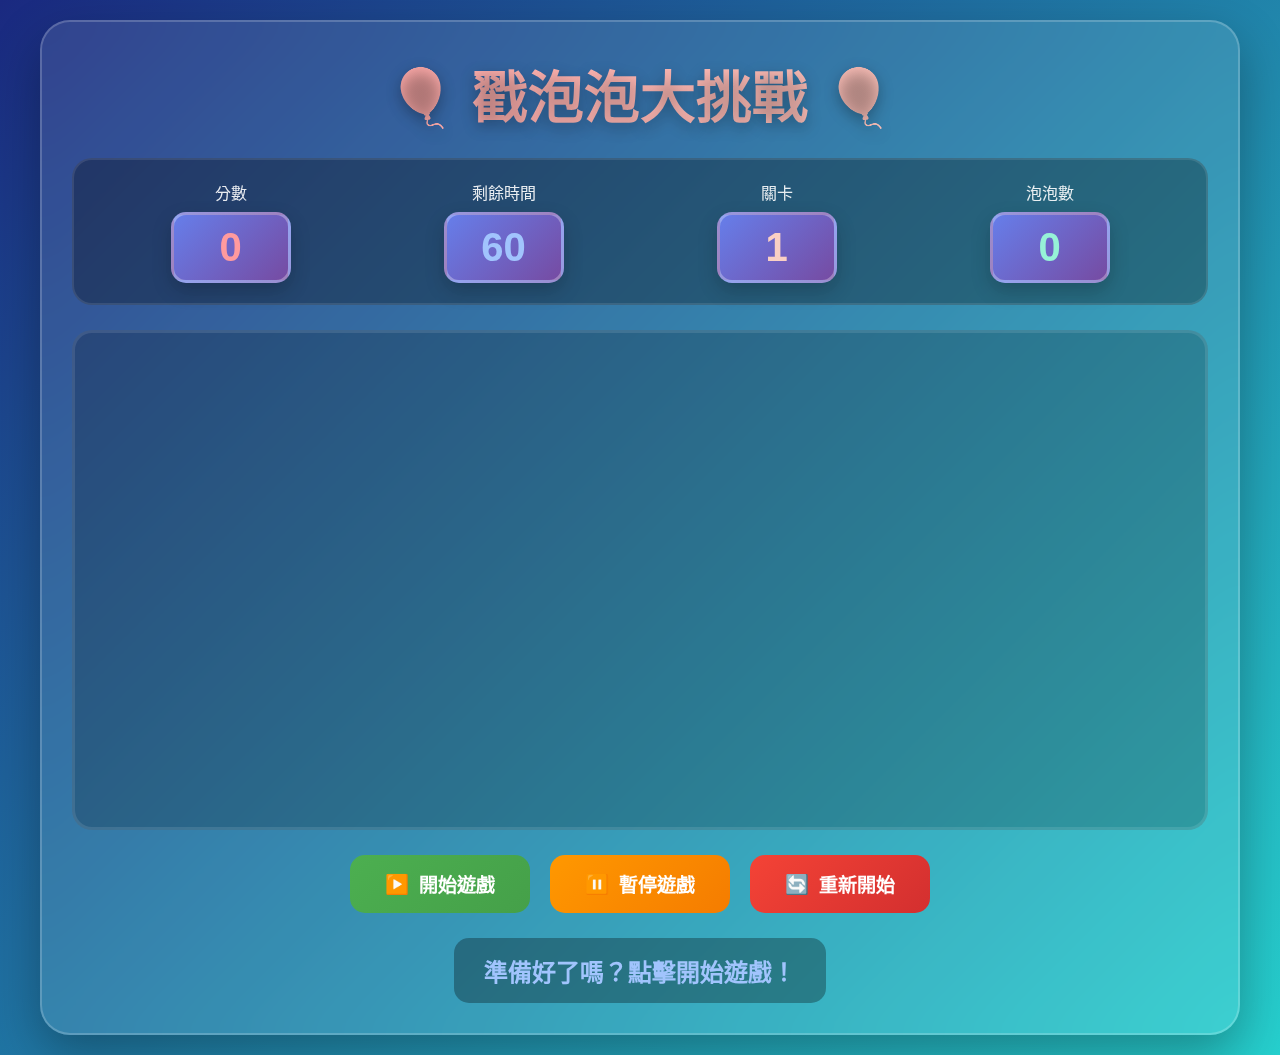
<file: bouble.html>
<!DOCTYPE html>
<html lang="zh-TW">
<head>
    <meta charset="UTF-8">
    <meta name="viewport" content="width=device-width, initial-scale=1.0">
    <title>戳泡泡大挑戰</title>
    <style>
        * {
            margin: 0;
            padding: 0;
            box-sizing: border-box;
            font-family: 'Arial Rounded MT Bold', 'Arial', sans-serif;
        }

        body {
            background: linear-gradient(135deg, #1a2980, #26d0ce);
            min-height: 100vh;
            display: flex;
            justify-content: center;
            align-items: center;
            padding: 20px;
            overflow-x: hidden;
            color: white;
        }

        .game-container {
            background: rgba(255, 255, 255, 0.1);
            backdrop-filter: blur(20px);
            border-radius: 30px;
            padding: 30px;
            box-shadow: 0 20px 50px rgba(0, 0, 0, 0.3);
            border: 2px solid rgba(255, 255, 255, 0.2);
            width: 100%;
            max-width: 1200px;
            position: relative;
            overflow: hidden;
        }

        .game-header {
            text-align: center;
            margin-bottom: 25px;
        }

        h1 {
            font-size: 3.5rem;
            margin-bottom: 10px;
            text-shadow: 0 5px 15px rgba(0, 0, 0, 0.3);
            background: linear-gradient(90deg, #ff9a9e, #fad0c4, #fad0c4, #a1c4fd);
            -webkit-background-clip: text;
            -webkit-text-fill-color: transparent;
            background-size: 300% auto;
            animation: gradient 3s ease-in-out infinite;
        }

        @keyframes gradient {
            0%, 100% { background-position: 0% 50%; }
            50% { background-position: 100% 50%; }
        }

        .game-info {
            display: flex;
            justify-content: space-around;
            background: rgba(0, 0, 0, 0.3);
            padding: 20px;
            border-radius: 20px;
            margin-bottom: 25px;
            border: 2px solid rgba(255, 255, 255, 0.1);
        }

        .info-item {
            display: flex;
            flex-direction: column;
            align-items: center;
            gap: 8px;
        }

        .info-label {
            font-size: 1rem;
            opacity: 0.9;
        }

        .info-value {
            font-size: 2.5rem;
            font-weight: bold;
            min-width: 120px;
            text-align: center;
            background: linear-gradient(135deg, #667eea, #764ba2);
            padding: 10px 25px;
            border-radius: 15px;
            border: 3px solid rgba(255, 255, 255, 0.3);
            box-shadow: 0 8px 20px rgba(0, 0, 0, 0.2);
        }

        #score { color: #ff9a9e; }
        #timeLeft { color: #a1c4fd; }
        #level { color: #fad0c4; }
        #bubblesPopped { color: #96f2d7; }

        .game-area {
            position: relative;
            width: 100%;
            height: 500px;
            background: rgba(0, 0, 0, 0.2);
            border-radius: 20px;
            overflow: hidden;
            margin-bottom: 25px;
            border: 3px solid rgba(255, 255, 255, 0.1);
            cursor: crosshair;
        }

        .bubble {
            position: absolute;
            border-radius: 50%;
            cursor: pointer;
            box-shadow: 
                inset 0 -10px 20px rgba(255, 255, 255, 0.3),
                inset 0 10px 20px rgba(255, 255, 255, 0.1),
                0 5px 15px rgba(0, 0, 0, 0.3);
            background: radial-gradient(circle at 30% 30%, rgba(255, 255, 255, 0.8), rgba(255, 255, 255, 0.4));
            overflow: hidden;
            transition: transform 0.2s ease;
        }

        .bubble::before {
            content: '';
            position: absolute;
            top: 15%;
            left: 25%;
            width: 20%;
            height: 20%;
            background: rgba(255, 255, 255, 0.5);
            border-radius: 50%;
            filter: blur(2px);
        }

        .bubble.popping {
            animation: pop 0.3s ease-out forwards;
        }

        @keyframes pop {
            0% { transform: scale(1); opacity: 1; }
            50% { transform: scale(1.3); opacity: 0.7; }
            100% { transform: scale(0); opacity: 0; }
        }

        .controls {
            display: flex;
            justify-content: center;
            gap: 20px;
            margin-bottom: 25px;
        }

        .control-btn {
            padding: 15px 35px;
            border: none;
            border-radius: 15px;
            font-size: 1.2rem;
            font-weight: bold;
            cursor: pointer;
            transition: all 0.3s ease;
            display: flex;
            align-items: center;
            gap: 10px;
            min-width: 180px;
            justify-content: center;
        }

        #startBtn {
            background: linear-gradient(135deg, #4CAF50, #45a049);
            color: white;
        }

        #pauseBtn {
            background: linear-gradient(135deg, #FF9800, #f57c00);
            color: white;
        }

        #restartBtn {
            background: linear-gradient(135deg, #f44336, #d32f2f);
            color: white;
        }

        .control-btn:hover {
            transform: translateY(-5px);
            box-shadow: 0 15px 30px rgba(0, 0, 0, 0.3);
        }

        .combo-effect {
            position: absolute;
            font-size: 2rem;
            font-weight: bold;
            color: #ff9a9e;
            pointer-events: none;
            animation: floatUp 1s ease-out forwards;
            z-index: 100;
        }

        @keyframes floatUp {
            0% { transform: translateY(0) scale(1); opacity: 1; }
            100% { transform: translateY(-100px) scale(1.5); opacity: 0; }
        }

        .game-status {
            text-align: center;
            margin-top: 20px;
            min-height: 60px;
        }

        #statusMessage {
            font-size: 1.5rem;
            font-weight: bold;
            padding: 15px 30px;
            border-radius: 15px;
            display: inline-block;
            background: rgba(0, 0, 0, 0.3);
        }

        .game-over {
            position: absolute;
            top: 0;
            left: 0;
            width: 100%;
            height: 100%;
            background: rgba(0, 0, 0, 0.8);
            display: flex;
            flex-direction: column;
            justify-content: center;
            align-items: center;
            z-index: 100;
            border-radius: 20px;
            display: none;
        }

        .game-over h2 {
            font-size: 4rem;
            color: #ff9a9e;
            margin-bottom: 20px;
        }

        @media (max-width: 768px) {
            .game-container {
                padding: 20px;
            }
            
            h1 {
                font-size: 2.5rem;
            }
            
            .game-area {
                height: 400px;
            }
            
            .controls {
                flex-wrap: wrap;
            }
            
            .control-btn {
                min-width: 140px;
                padding: 12px 25px;
            }
        }
    </style>
</head>
<body>
    <div class="game-container">
        <div class="game-header">
            <h1>🎈 戳泡泡大挑戰 🎈</h1>
        </div>

        <div class="game-info">
            <div class="info-item">
                <div class="info-label">分數</div>
                <div class="info-value" id="score">0</div>
            </div>
            <div class="info-item">
                <div class="info-label">剩餘時間</div>
                <div class="info-value" id="timeLeft">60</div>
            </div>
            <div class="info-item">
                <div class="info-label">關卡</div>
                <div class="info-value" id="level">1</div>
            </div>
            <div class="info-item">
                <div class="info-label">泡泡數</div>
                <div class="info-value" id="bubblesPopped">0</div>
            </div>
        </div>

        <div class="game-area" id="gameArea">
            <!-- 泡泡會在這裡生成 -->
        </div>

        <div class="controls">
            <button class="control-btn" id="startBtn">
                <span>▶️</span> 開始遊戲
            </button>
            <button class="control-btn" id="pauseBtn">
                <span>⏸️</span> 暫停遊戲
            </button>
            <button class="control-btn" id="restartBtn">
                <span>🔄</span> 重新開始
            </button>
        </div>

        <div class="game-status">
            <div id="statusMessage">點擊「開始遊戲」來挑戰！</div>
        </div>

        <div class="game-over" id="gameOverScreen">
            <h2>遊戲結束！</h2>
            <p style="font-size: 2rem; margin-bottom: 30px;">最終分數: <span id="finalScore">0</span></p>
            <button class="control-btn" id="tryAgainBtn">
                <span>🎮</span> 再玩一次
            </button>
        </div>
    </div>

    <script>
        // 遊戲狀態
        let gameState = {
            score: 0,
            timeLeft: 60,
            level: 1,
            bubblesPopped: 0,
            gameActive: false,
            gamePaused: false,
            gameLoop: null,
            spawnInterval: null,
            bubbles: [],
            lastSpawnTime: 0,
            combo: 0,
            maxCombo: 0,
            comboTimeout: null
        };

        // DOM 元素
        const gameArea = document.getElementById('gameArea');
        const scoreElement = document.getElementById('score');
        const timeLeftElement = document.getElementById('timeLeft');
        const levelElement = document.getElementById('level');
        const bubblesPoppedElement = document.getElementById('bubblesPopped');
        const statusMessage = document.getElementById('statusMessage');
        const gameOverScreen = document.getElementById('gameOverScreen');
        const finalScoreElement = document.getElementById('finalScore');
        const startBtn = document.getElementById('startBtn');
        const pauseBtn = document.getElementById('pauseBtn');
        const restartBtn = document.getElementById('restartBtn');
        const tryAgainBtn = document.getElementById('tryAgainBtn');

        // 泡泡顏色配置
        const BUBBLE_TYPES = [
            { color: 'rgba(255, 255, 255, 0.9)', points: 10, size: 60 },  // 白色泡泡
            { color: 'rgba(173, 216, 230, 0.9)', points: 20, size: 50 },  // 淡藍色泡泡
            { color: 'rgba(144, 238, 144, 0.9)', points: 30, size: 55 },  // 淡綠色泡泡
            { color: 'rgba(255, 182, 193, 0.9)', points: 40, size: 45 },  // 粉紅色泡泡
            { color: 'rgba(255, 215, 0, 0.9)', points: 100, size: 70 },   // 金色泡泡（高分）
            { color: 'rgba(255, 69, 0, 0.9)', points: -30, size: 65 },    // 紅色泡泡（扣分）
            { color: 'rgba(147, 112, 219, 0.9)', points: 50, size: 48 }   // 紫色泡泡
        ];

        // 初始化遊戲
        function initGame() {
            console.log('初始化遊戲...');
            
            // 重置遊戲狀態
            gameState.score = 0;
            gameState.timeLeft = 60;
            gameState.level = 1;
            gameState.bubblesPopped = 0;
            gameState.gameActive = false;
            gameState.gamePaused = false;
            gameState.bubbles = [];
            gameState.combo = 0;
            gameState.maxCombo = 0;
            
            // 清除所有泡泡
            document.querySelectorAll('.bubble').forEach(bubble => bubble.remove());
            
            // 清除所有計時器
            if (gameState.gameLoop) {
                cancelAnimationFrame(gameState.gameLoop);
                gameState.gameLoop = null;
            }
            if (gameState.spawnInterval) {
                clearInterval(gameState.spawnInterval);
                gameState.spawnInterval = null;
            }
            if (gameState.comboTimeout) {
                clearTimeout(gameState.comboTimeout);
            }
            
            // 隱藏遊戲結束畫面
            gameOverScreen.style.display = 'none';
            
            // 更新顯示
            updateDisplay();
            
            statusMessage.textContent = '準備好了嗎？點擊開始遊戲！';
            statusMessage.style.color = '#a1c4fd';
            
            console.log('遊戲初始化完成');
        }

        // 開始遊戲
        function startGame() {
            console.log('開始遊戲...');
            
            if (gameState.gameActive) {
                console.log('遊戲已經在進行中');
                return;
            }
            
            gameState.gameActive = true;
            gameState.gamePaused = false;
            gameState.timeLeft = 60;
            
            // 更新按鈕狀態
            startBtn.disabled = true;
            startBtn.style.opacity = '0.5';
            
            // 開始遊戲循環
            gameLoop();
            
            // 開始生成泡泡
            startSpawningBubbles();
            
            statusMessage.textContent = '遊戲進行中！快點戳破泡泡！';
            statusMessage.style.color = '#96f2d7';
            
            console.log('遊戲已開始');
        }

        // 遊戲主循環
        function gameLoop() {
            if (!gameState.gameActive || gameState.gamePaused) {
                return;
            }
            
            // 更新時間
            if (gameState.timeLeft > 0) {
                gameState.timeLeft -= 1/60; // 約60fps
                if (gameState.timeLeft < 0) gameState.timeLeft = 0;
                updateDisplay();
            } else {
                gameOver();
                return;
            }
            
            // 更新泡泡位置
            updateBubbles();
            
            // 繼續遊戲循環
            gameState.gameLoop = requestAnimationFrame(gameLoop);
        }

        // 開始生成泡泡
        function startSpawningBubbles() {
            console.log('開始生成泡泡...');
            
            if (gameState.spawnInterval) {
                clearInterval(gameState.spawnInterval);
            }
            
            // 根據等級調整生成速度
            const spawnRate = 800 - (gameState.level - 1) * 100;
            gameState.spawnInterval = setInterval(spawnBubble, Math.max(200, spawnRate));
        }

        // 生成泡泡
        function spawnBubble() {
            if (!gameState.gameActive || gameState.gamePaused) return;
            
            const bubbleType = BUBBLE_TYPES[Math.floor(Math.random() * BUBBLE_TYPES.length)];
            const size = bubbleType.size + Math.random() * 20;
            
            // 隨機位置（確保泡泡不會超出邊界）
            const x = Math.random() * (gameArea.offsetWidth - size);
            const y = gameArea.offsetHeight;
            
            // 隨機速度
            const speed = 1 + Math.random() * 2 + (gameState.level * 0.5);
            
            // 創建泡泡元素
            const bubble = document.createElement('div');
            bubble.className = 'bubble';
            bubble.style.width = `${size}px`;
            bubble.style.height = `${size}px`;
            bubble.style.left = `${x}px`;
            bubble.style.top = `${y}px`;
            bubble.style.background = bubbleType.color;
            bubble.style.border = `3px solid ${bubbleType.color.replace('0.9', '0.7')}`;
            
            // 添加點擊事件
            bubble.addEventListener('click', () => popBubble(bubble, bubbleType));
            bubble.addEventListener('touchstart', (e) => {
                e.preventDefault();
                popBubble(bubble, bubbleType);
            }, { passive: false });
            
            gameArea.appendChild(bubble);
            
            // 儲存泡泡資料
            gameState.bubbles.push({
                element: bubble,
                type: bubbleType,
                speed: speed,
                x: x,
                y: y,
                size: size
            });
            
            console.log(`生成泡泡，目前泡泡數量: ${gameState.bubbles.length}`);
        }

        // 更新泡泡位置
        function updateBubbles() {
            for (let i = gameState.bubbles.length - 1; i >= 0; i--) {
                const bubble = gameState.bubbles[i];
                
                if (!bubble.element || !bubble.element.parentNode) {
                    gameState.bubbles.splice(i, 1);
                    continue;
                }
                
                // 向上移動
                bubble.y -= bubble.speed;
                bubble.element.style.top = `${bubble.y}px`;
                
                // 如果泡泡超出頂部，移除它
                if (bubble.y < -bubble.size) {
                    bubble.element.remove();
                    gameState.bubbles.splice(i, 1);
                }
            }
        }

        // 戳破泡泡
        function popBubble(bubbleElement, bubbleType) {
            if (!gameState.gameActive || gameState.gamePaused) return;
            
            console.log('戳破泡泡！');
            
            // 移除泡泡
            bubbleElement.classList.add('popping');
            
            // 更新連擊
            updateCombo();
            
            // 計算分數
            let points = bubbleType.points;
            
            // 更新遊戲狀態
            gameState.score += points;
            gameState.bubblesPopped++;
            
            // 顯示得分效果
            showScoreEffect(bubbleElement, points);
            
            // 從數組中移除泡泡
            const bubbleIndex = gameState.bubbles.findIndex(b => b.element === bubbleElement);
            if (bubbleIndex > -1) {
                gameState.bubbles.splice(bubbleIndex, 1);
            }
            
            // 更新顯示
            updateDisplay();
            
            // 播放音效（模擬）
            playPopSound();
            
            // 檢查紅色泡泡（扣分）
            if (points < 0) {
                gameState.timeLeft = Math.max(5, gameState.timeLeft - 5);
                showStatusMessage('時間減少5秒！', '#ff6b6b');
            }
            
            // 移除泡泡元素
            setTimeout(() => {
                if (bubbleElement && bubbleElement.parentNode) {
                    bubbleElement.remove();
                }
            }, 300);
        }

        // 更新連擊系統
        function updateCombo() {
            gameState.combo++;
            gameState.maxCombo = Math.max(gameState.maxCombo, gameState.combo);
            
            // 顯示連擊效果
            if (gameState.combo > 1) {
                showComboEffect(gameState.combo);
            }
            
            // 重置連擊計時器
            if (gameState.comboTimeout) {
                clearTimeout(gameState.comboTimeout);
            }
            
            gameState.comboTimeout = setTimeout(() => {
                if (gameState.combo >= 5) {
                    const bonus = gameState.combo * 10;
                    gameState.score += bonus;
                    showStatusMessage(`連擊${gameState.combo}次！獎勵+${bonus}分`, '#ff9a9e');
                }
                gameState.combo = 0;
            }, 2000);
        }

        // 顯示得分效果
        function showScoreEffect(element, points) {
            const effect = document.createElement('div');
            effect.className = 'combo-effect';
            effect.textContent = points > 0 ? `+${points}` : points;
            effect.style.left = `${element.offsetLeft + element.offsetWidth / 2}px`;
            effect.style.top = `${element.offsetTop}px`;
            effect.style.color = points > 0 ? '#96f2d7' : '#ff6b6b';
            
            gameArea.appendChild(effect);
            
            setTimeout(() => {
                if (effect.parentNode) {
                    effect.remove();
                }
            }, 1000);
        }

        // 顯示連擊效果
        function showComboEffect(combo) {
            const effect = document.createElement('div');
            effect.className = 'combo-effect';
            effect.textContent = `COMBO x${combo}!`;
            effect.style.left = '50%';
            effect.style.top = '50%';
            effect.style.transform = 'translate(-50%, -50%)';
            effect.style.fontSize = `${Math.min(3, 1 + combo * 0.2)}rem`;
            effect.style.color = '#ff9a9e';
            
            gameArea.appendChild(effect);
            
            setTimeout(() => {
                if (effect.parentNode) {
                    effect.remove();
                }
            }, 1000);
        }

        // 顯示狀態訊息
        function showStatusMessage(message, color) {
            statusMessage.textContent = message;
            statusMessage.style.color = color;
            
            setTimeout(() => {
                if (gameState.gameActive && !gameState.gamePaused) {
                    statusMessage.textContent = '遊戲進行中！快點戳破泡泡！';
                    statusMessage.style.color = '#96f2d7';
                }
            }, 2000);
        }

        // 暫停遊戲
        function togglePause() {
            if (!gameState.gameActive) return;
            
            gameState.gamePaused = !gameState.gamePaused;
            
            if (gameState.gamePaused) {
                pauseBtn.innerHTML = '<span>▶️</span> 繼續遊戲';
                statusMessage.textContent = '遊戲暫停中...';
                statusMessage.style.color = '#ff9a9e';
                
                // 停止生成泡泡
                if (gameState.spawnInterval) {
                    clearInterval(gameState.spawnInterval);
                    gameState.spawnInterval = null;
                }
            } else {
                pauseBtn.innerHTML = '<span>⏸️</span> 暫停遊戲';
                statusMessage.textContent = '遊戲繼續！';
                statusMessage.style.color = '#96f2d7';
                
                // 恢復遊戲循環
                gameLoop();
                
                // 恢復生成泡泡
                startSpawningBubbles();
            }
        }

        // 遊戲結束
        function gameOver() {
            console.log('遊戲結束');
            
            gameState.gameActive = false;
            gameState.gamePaused = false;
            
            // 停止所有計時器
            if (gameState.gameLoop) {
                cancelAnimationFrame(gameState.gameLoop);
                gameState.gameLoop = null;
            }
            
            if (gameState.spawnInterval) {
                clearInterval(gameState.spawnInterval);
                gameState.spawnInterval = null;
            }
            
            if (gameState.comboTimeout) {
                clearTimeout(gameState.comboTimeout);
            }
            
            // 清除所有泡泡
            gameState.bubbles.forEach(bubble => {
                if (bubble.element && bubble.element.parentNode) {
                    bubble.element.remove();
                }
            });
            gameState.bubbles = [];
            
            // 顯示遊戲結束畫面
            finalScoreElement.textContent = gameState.score;
            gameOverScreen.style.display = 'flex';
            
            // 更新按鈕狀態
            startBtn.disabled = false;
            startBtn.style.opacity = '1';
            
            statusMessage.textContent = `遊戲結束！最終分數: ${gameState.score}`;
            statusMessage.style.color = '#ff6b6b';
        }

        // 更新顯示
        function updateDisplay() {
            scoreElement.textContent = Math.floor(gameState.score);
            timeLeftElement.textContent = Math.ceil(gameState.timeLeft);
            levelElement.textContent = gameState.level;
            bubblesPoppedElement.textContent = gameState.bubblesPopped;
        }

        // 播放戳破音效（模擬）
        function playPopSound() {
            // 這裡可以添加真實的音效
            // const audio = new Audio('pop.mp3');
            // audio.play();
        }

        // 事件監聽器
        startBtn.addEventListener('click', startGame);
        pauseBtn.addEventListener('click', togglePause);
        restartBtn.addEventListener('click', initGame);
        tryAgainBtn.addEventListener('click', initGame);

        // 初始化遊戲
        initGame();
        
        console.log('遊戲已準備好，點擊開始遊戲按鈕即可開始');
    </script>
</body>
</html>
</file>
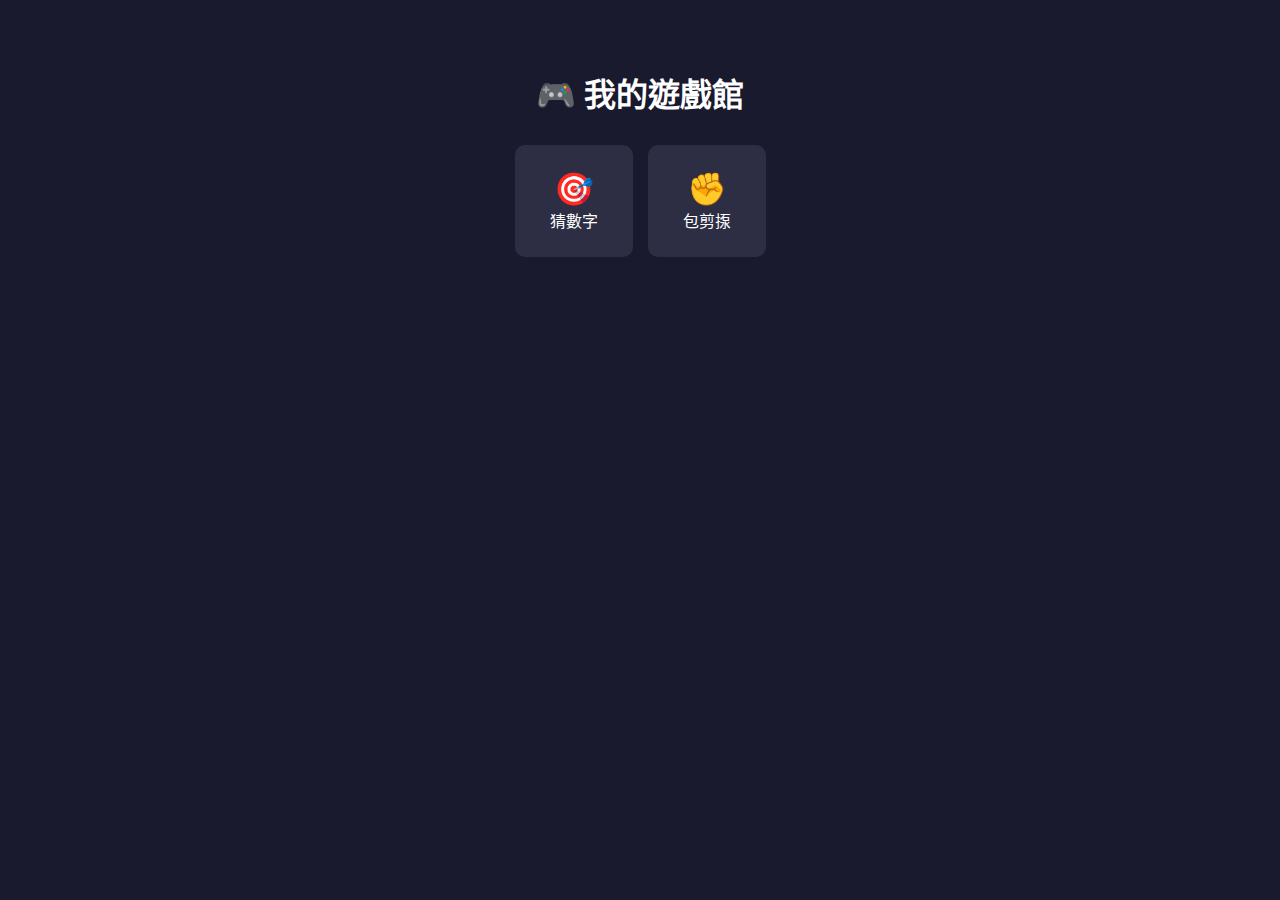
<file: gmae.html>
<!DOCTYPE html>
<html lang="zh-HK">
<head>
    <meta charset="UTF-8">
    <meta name="viewport" content="width=device-width, initial-scale=1.0">
    <title>我的遊戲館</title>
    <style>
        body {
            font-family: Arial, sans-serif;
            background: #1a1a2e;
            color: white;
            text-align: center;
            padding: 40px;
        }
        h1 { margin-bottom: 30px; }
        .games { display: flex; flex-wrap: wrap; justify-content: center; gap: 15px; }
        .game-card {
            background: #2d2d44;
            padding: 25px 35px;
            border-radius: 10px;
            text-decoration: none;
            color: white;
            transition: 0.3s;
        }
        .game-card:hover { background: #3d3d5c; transform: scale(1.05); }
        .icon { font-size: 2em; }
    </style>
</head>
<body>
    <h1>🎮 我的遊戲館</h1>
    <div class="games">
        <a href="game1.html" class="game-card">
            <div class="icon">🎯</div>
            <div>猜數字</div>
        </a>
        <a href="game2.html" class="game-card">
            <div class="icon">✊</div>
            <div>包剪揼</div>
        </a>
        <!-- 加更多遊戲 -->
    </div>
</body>
</html>
</file>
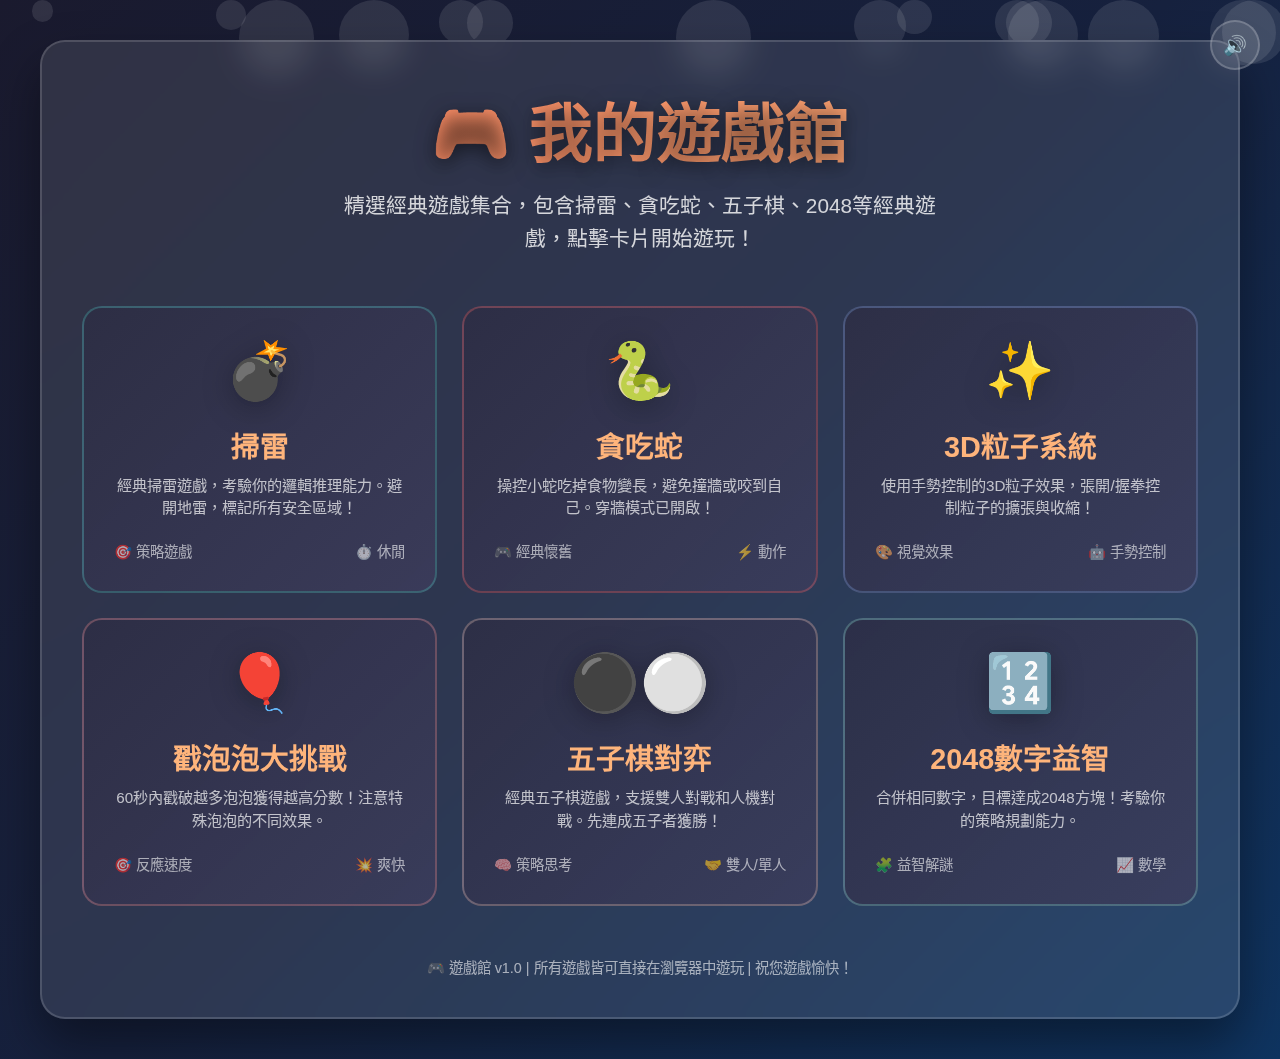
<file: home.html>
<!DOCTYPE html>
<html lang="zh-TW">
<head>
    <meta charset="UTF-8">
    <meta name="viewport" content="width=device-width, initial-scale=1.0">
    <title>🎮 我的遊戲館 - 經典遊戲集合</title>
    <style>
        * {
            margin: 0;
            padding: 0;
            box-sizing: border-box;
            font-family: 'Microsoft JhengHei', 'Segoe UI', sans-serif;
        }

        body {
            background: linear-gradient(135deg, #1a1a2e, #16213e, #0f3460);
            min-height: 100vh;
            display: flex;
            justify-content: center;
            align-items: center;
            padding: 40px 20px;
            color: white;
            position: relative;
            overflow-x: hidden;
        }

        .floating-bubbles {
            position: fixed;
            top: 0;
            left: 0;
            width: 100%;
            height: 100%;
            pointer-events: none;
            z-index: 1;
        }

        .floating-bubble {
            position: absolute;
            background: rgba(255, 255, 255, 0.1);
            border-radius: 50%;
            animation: float 20s infinite linear;
        }

        @keyframes float {
            0% { transform: translateY(100vh) rotate(0deg); }
            100% { transform: translateY(-100px) rotate(360deg); }
        }

        .game-hub-container {
            background: rgba(255, 255, 255, 0.1);
            backdrop-filter: blur(15px);
            border-radius: 25px;
            padding: 40px;
            box-shadow: 0 25px 50px rgba(0, 0, 0, 0.4);
            border: 2px solid rgba(255, 255, 255, 0.15);
            max-width: 1200px;
            width: 100%;
            position: relative;
            z-index: 2;
        }

        .header {
            text-align: center;
            margin-bottom: 50px;
        }

        h1 {
            font-size: 4rem;
            margin-bottom: 15px;
            text-shadow: 0 5px 20px rgba(0, 0, 0, 0.5);
            background: linear-gradient(90deg, #ff7e5f, #feb47b, #86a8e7, #91eae4);
            -webkit-background-clip: text;
            -webkit-text-fill-color: transparent;
            background-size: 300% auto;
            animation: gradient 3s ease-in-out infinite;
        }

        @keyframes gradient {
            0%, 100% { background-position: 0% 50%; }
            50% { background-position: 100% 50%; }
        }

        .subtitle {
            font-size: 1.3rem;
            color: rgba(255, 255, 255, 0.8);
            max-width: 600px;
            margin: 0 auto;
            line-height: 1.6;
        }

        .games-grid {
            display: grid;
            grid-template-columns: repeat(auto-fit, minmax(280px, 1fr));
            gap: 25px;
            margin-top: 30px;
        }

        .game-card {
            background: linear-gradient(135deg, rgba(45, 45, 68, 0.8), rgba(61, 61, 92, 0.8));
            border-radius: 20px;
            padding: 30px;
            text-decoration: none;
            color: white;
            transition: all 0.4s cubic-bezier(0.175, 0.885, 0.32, 1.275);
            position: relative;
            overflow: hidden;
            border: 2px solid rgba(255, 255, 255, 0.1);
            display: flex;
            flex-direction: column;
            align-items: center;
            gap: 20px;
            min-height: 220px;
        }

        .game-card::before {
            content: '';
            position: absolute;
            top: 0;
            left: -100%;
            width: 100%;
            height: 100%;
            background: linear-gradient(90deg, transparent, rgba(255, 255, 255, 0.1), transparent);
            transition: 0.6s;
        }

        .game-card:hover {
            transform: translateY(-15px) scale(1.05);
            box-shadow: 0 20px 40px rgba(0, 0, 0, 0.3);
            border-color: rgba(255, 255, 255, 0.3);
            background: linear-gradient(135deg, rgba(61, 61, 92, 0.9), rgba(77, 77, 115, 0.9));
        }

        .game-card:hover::before {
            left: 100%;
        }

        .game-icon {
            font-size: 3.5rem;
            filter: drop-shadow(0 5px 15px rgba(0, 0, 0, 0.3));
            transition: transform 0.3s;
        }

        .game-card:hover .game-icon {
            transform: scale(1.2) rotate(10deg);
        }

        .game-info {
            text-align: center;
            z-index: 1;
        }

        .game-title {
            font-size: 1.8rem;
            font-weight: bold;
            margin-bottom: 10px;
            color: #feb47b;
        }

        .game-description {
            font-size: 0.95rem;
            color: rgba(255, 255, 255, 0.7);
            line-height: 1.5;
        }

        .game-stats {
            display: flex;
            justify-content: space-between;
            width: 100%;
            margin-top: auto;
            font-size: 0.9rem;
            color: rgba(255, 255, 255, 0.6);
        }

        .game-stat {
            display: flex;
            align-items: center;
            gap: 5px;
        }

        .footer {
            margin-top: 50px;
            text-align: center;
            color: rgba(255, 255, 255, 0.6);
            font-size: 0.9rem;
        }

        .sound-control {
            position: fixed;
            top: 20px;
            right: 20px;
            z-index: 100;
        }

        .sound-btn {
            background: rgba(255, 255, 255, 0.1);
            border: 2px solid rgba(255, 255, 255, 0.2);
            border-radius: 50%;
            width: 50px;
            height: 50px;
            display: flex;
            align-items: center;
            justify-content: center;
            cursor: pointer;
            transition: all 0.3s;
            color: white;
            font-size: 1.2rem;
        }

        .sound-btn:hover {
            background: rgba(255, 255, 255, 0.2);
            transform: scale(1.1);
        }

        @media (max-width: 768px) {
            .game-hub-container {
                padding: 25px;
            }
            
            h1 {
                font-size: 2.8rem;
            }
            
            .games-grid {
                grid-template-columns: repeat(auto-fit, minmax(250px, 1fr));
                gap: 20px;
            }
            
            .game-card {
                padding: 25px;
            }
        }

        @media (max-width: 480px) {
            h1 {
                font-size: 2.2rem;
            }
            
            .subtitle {
                font-size: 1.1rem;
            }
            
            .games-grid {
                grid-template-columns: 1fr;
            }
        }

        /* 遊戲卡片特殊顏色 */
        .game-card:nth-child(1) { border-color: rgba(78, 205, 196, 0.3); }
        .game-card:nth-child(2) { border-color: rgba(255, 107, 107, 0.3); }
        .game-card:nth-child(3) { border-color: rgba(134, 168, 231, 0.3); }
        .game-card:nth-child(4) { border-color: rgba(255, 154, 158, 0.3); }
        .game-card:nth-child(5) { border-color: rgba(250, 208, 196, 0.3); }
        .game-card:nth-child(6) { border-color: rgba(145, 234, 228, 0.3); }
    </style>
</head>
<body>
    <!-- 浮動背景泡泡 -->
    <div class="floating-bubbles" id="floatingBubbles"></div>

    <!-- 音效控制 -->
    <div class="sound-control">
        <button class="sound-btn" id="soundBtn" title="音效開關">
            🔊
        </button>
    </div>

    <div class="game-hub-container">
        <div class="header">
            <h1>🎮 我的遊戲館</h1>
            <p class="subtitle">精選經典遊戲集合，包含掃雷、貪吃蛇、五子棋、2048等經典遊戲，點擊卡片開始遊玩！</p>
        </div>

        <div class="games-grid">
            <!-- 掃雷 -->
            <a href="boom.html" class="game-card" data-game="minesweeper">
                <div class="game-icon">💣</div>
                <div class="game-info">
                    <div class="game-title">掃雷</div>
                    <div class="game-description">經典掃雷遊戲，考驗你的邏輯推理能力。避開地雷，標記所有安全區域！</div>
                </div>
                <div class="game-stats">
                    <div class="game-stat">🎯 策略遊戲</div>
                    <div class="game-stat">⏱️ 休閒</div>
                </div>
            </a>

            <!-- 貪吃蛇 -->
            <a href="snake.html" class="game-card" data-game="snake">
                <div class="game-icon">🐍</div>
                <div class="game-info">
                    <div class="game-title">貪吃蛇</div>
                    <div class="game-description">操控小蛇吃掉食物變長，避免撞牆或咬到自己。穿牆模式已開啟！</div>
                </div>
                <div class="game-stats">
                    <div class="game-stat">🎮 經典懷舊</div>
                    <div class="game-stat">⚡ 動作</div>
                </div>
            </a>

            <!-- 圖形遊戲 -->
            <a href="shape.html" class="game-card" data-game="shape">
                <div class="game-icon">✨</div>
                <div class="game-info">
                    <div class="game-title">3D粒子系統</div>
                    <div class="game-description">使用手勢控制的3D粒子效果，張開/握拳控制粒子的擴張與收縮！</div>
                </div>
                <div class="game-stats">
                    <div class="game-stat">🎨 視覺效果</div>
                    <div class="game-stat">🤖 手勢控制</div>
                </div>
            </a>

            <!-- 戳泡泡 -->
            <a href="bouble.html" class="game-card" data-game="bubble">
                <div class="game-icon">🎈</div>
                <div class="game-info">
                    <div class="game-title">戳泡泡大挑戰</div>
                    <div class="game-description">60秒內戳破越多泡泡獲得越高分數！注意特殊泡泡的不同效果。</div>
                </div>
                <div class="game-stats">
                    <div class="game-stat">🎯 反應速度</div>
                    <div class="game-stat">💥 爽快</div>
                </div>
            </a>

            <!-- 五子棋 -->
            <a href="move.html" class="game-card" data-game="gomoku">
                <div class="game-icon">⚫⚪</div>
                <div class="game-info">
                    <div class="game-title">五子棋對弈</div>
                    <div class="game-description">經典五子棋遊戲，支援雙人對戰和人機對戰。先連成五子者獲勝！</div>
                </div>
                <div class="game-stats">
                    <div class="game-stat">🧠 策略思考</div>
                    <div class="game-stat">🤝 雙人/單人</div>
                </div>
            </a>

            <!-- 2048 -->
            <a href="2048.html" class="game-card" data-game="2048">
                <div class="game-icon">🔢</div>
                <div class="game-info">
                    <div class="game-title">2048數字益智</div>
                    <div class="game-description">合併相同數字，目標達成2048方塊！考驗你的策略規劃能力。</div>
                </div>
                <div class="game-stats">
                    <div class="game-stat">🧩 益智解謎</div>
                    <div class="game-stat">📈 數學</div>
                </div>
            </a>
        </div>

        <div class="footer">
            <p>🎮 遊戲館 v1.0 | 所有遊戲皆可直接在瀏覽器中遊玩 | 祝您遊戲愉快！</p>
        </div>
    </div>

    <script>
        // 音效控制
        const soundBtn = document.getElementById('soundBtn');
        let soundEnabled = true;

        // 音效資源
        const soundEffects = {
            click: new Audio("[data-uri]"),
            hover: new Audio("[data-uri]"),
            success: new Audio("[data-uri]")
        };

        // 初始化音效（使用Web Audio API）
        function initSounds() {
            try {
                // 創建音效上下文
                const audioContext = new (window.AudioContext || window.webkitAudioContext)();
                
                // 創建點擊音效
                createClickSound();
                createHoverSound();
                createSuccessSound();
                
                console.log('音效系統已初始化');
            } catch (error) {
                console.log('音效系統初始化失敗，使用靜音模式');
                soundEnabled = false;
                soundBtn.innerHTML = '🔇';
            }
        }

        // 創建點擊音效
        function createClickSound() {
            try {
                const audioContext = new (window.AudioContext || window.webkitAudioContext)();
                const oscillator = audioContext.createOscillator();
                const gainNode = audioContext.createGain();
                
                oscillator.connect(gainNode);
                gainNode.connect(audioContext.destination);
                
                oscillator.frequency.value = 800;
                oscillator.type = 'sine';
                
                gainNode.gain.setValueAtTime(0.3, audioContext.currentTime);
                gainNode.gain.exponentialRampToValueAtTime(0.01, audioContext.currentTime + 0.1);
                
                oscillator.start();
                oscillator.stop(audioContext.currentTime + 0.1);
                
                soundEffects.click = { context: audioContext, play: () => {
                    const newOscillator = audioContext.createOscillator();
                    const newGain = audioContext.createGain();
                    
                    newOscillator.connect(newGain);
                    newGain.connect(audioContext.destination);
                    
                    newOscillator.frequency.value = 800;
                    newOscillator.type = 'sine';
                    
                    newGain.gain.setValueAtTime(0.3, audioContext.currentTime);
                    newGain.gain.exponentialRampToValueAtTime(0.01, audioContext.currentTime + 0.1);
                    
                    newOscillator.start();
                    newOscillator.stop(audioContext.currentTime + 0.1);
                }};
            } catch (error) {
                console.log('無法創建點擊音效');
            }
        }

        // 創建懸停音效
        function createHoverSound() {
            try {
                const audioContext = new (window.AudioContext || window.webkitAudioContext)();
                
                soundEffects.hover = { context: audioContext, play: () => {
                    const oscillator = audioContext.createOscillator();
                    const gainNode = audioContext.createGain();
                    
                    oscillator.connect(gainNode);
                    gainNode.connect(audioContext.destination);
                    
                    oscillator.frequency.value = 600;
                    oscillator.type = 'sine';
                    
                    gainNode.gain.setValueAtTime(0.2, audioContext.currentTime);
                    gainNode.gain.exponentialRampToValueAtTime(0.01, audioContext.currentTime + 0.2);
                    
                    oscillator.start();
                    oscillator.stop(audioContext.currentTime + 0.2);
                }};
            } catch (error) {
                console.log('無法創建懸停音效');
            }
        }

        // 創建成功音效
        function createSuccessSound() {
            try {
                const audioContext = new (window.AudioContext || window.webkitAudioContext)();
                
                soundEffects.success = { context: audioContext, play: () => {
                    // 創建一個簡單的成功音效
                    const oscillator1 = audioContext.createOscillator();
                    const oscillator2 = audioContext.createOscillator();
                    const gainNode = audioContext.createGain();
                    
                    oscillator1.connect(gainNode);
                    oscillator2.connect(gainNode);
                    gainNode.connect(audioContext.destination);
                    
                    oscillator1.frequency.value = 523.25; // C5
                    oscillator2.frequency.value = 659.25; // E5
                    oscillator1.type = 'sine';
                    oscillator2.type = 'sine';
                    
                    gainNode.gain.setValueAtTime(0.3, audioContext.currentTime);
                    gainNode.gain.exponentialRampToValueAtTime(0.01, audioContext.currentTime + 0.5);
                    
                    oscillator1.start();
                    oscillator2.start();
                    oscillator1.stop(audioContext.currentTime + 0.5);
                    oscillator2.stop(audioContext.currentTime + 0.5);
                }};
            } catch (error) {
                console.log('無法創建成功音效');
            }
        }

        // 播放音效
        function playSound(soundName) {
            if (!soundEnabled) return;
            
            try {
                if (soundEffects[soundName] && soundEffects[soundName].play) {
                    soundEffects[soundName].play();
                }
            } catch (error) {
                console.log(`播放音效 ${soundName} 失敗`);
            }
        }

        // 音效控制
        soundBtn.addEventListener('click', () => {
            soundEnabled = !soundEnabled;
            soundBtn.innerHTML = soundEnabled ? '🔊' : '🔇';
            playSound('click');
            
            // 保存設置到 localStorage
            localStorage.setItem('gameHubSoundEnabled', soundEnabled);
        });

        // 初始化浮動泡泡
        function initFloatingBubbles() {
            const container = document.getElementById('floatingBubbles');
            const bubbleCount = 15;
            
            for (let i = 0; i < bubbleCount; i++) {
                const bubble = document.createElement('div');
                bubble.className = 'floating-bubble';
                
                const size = Math.random() * 60 + 20;
                const left = Math.random() * 100;
                const duration = Math.random() * 30 + 20;
                const delay = Math.random() * 10;
                
                bubble.style.width = `${size}px`;
                bubble.style.height = `${size}px`;
                bubble.style.left = `${left}%`;
                bubble.style.animationDuration = `${duration}s`;
                bubble.style.animationDelay = `${delay}s`;
                
                container.appendChild(bubble);
            }
        }

        // 添加遊戲卡片交互
        function initGameCards() {
            const gameCards = document.querySelectorAll('.game-card');
            
            gameCards.forEach(card => {
                // 懸停效果
                card.addEventListener('mouseenter', () => {
                    playSound('hover');
                });
                
                // 點擊效果
                card.addEventListener('click', (e) => {
                    playSound('click');
                    
                    // 添加點擊反饋
                    card.style.transform = 'scale(0.95)';
                    setTimeout(() => {
                        card.style.transform = '';
                    }, 150);
                    
                    // 檢查鏈接是否存在
                    const href = card.getAttribute('href');
                    if (!href || href === '#') {
                        e.preventDefault();
                        playSound('success');
                        
                        // 顯示提示訊息
                        const gameName = card.querySelector('.game-title').textContent;
                        alert(`🎮 即將進入 ${gameName}！\n\n如果頁面未正確跳轉，請檢查該遊戲的HTML文件是否存在。`);
                    }
                });
            });
        }

        // 頁面載入時初始化
        window.addEventListener('DOMContentLoaded', () => {
            console.log('🎮 我的遊戲館正在初始化...');
            
            // 從 localStorage 載入音效設置
            const savedSoundSetting = localStorage.getItem('gameHubSoundEnabled');
            if (savedSoundSetting !== null) {
                soundEnabled = savedSoundSetting === 'true';
                soundBtn.innerHTML = soundEnabled ? '🔊' : '🔇';
            }
            
            // 初始化各項功能
            initFloatingBubbles();
            initSounds();
            initGameCards();
            
            // 播放歡迎音效
            setTimeout(() => {
                playSound('success');
            }, 500);
            
            console.log('🎮 遊戲館初始化完成！');
        });
    </script>
</body>
</html>
</file>
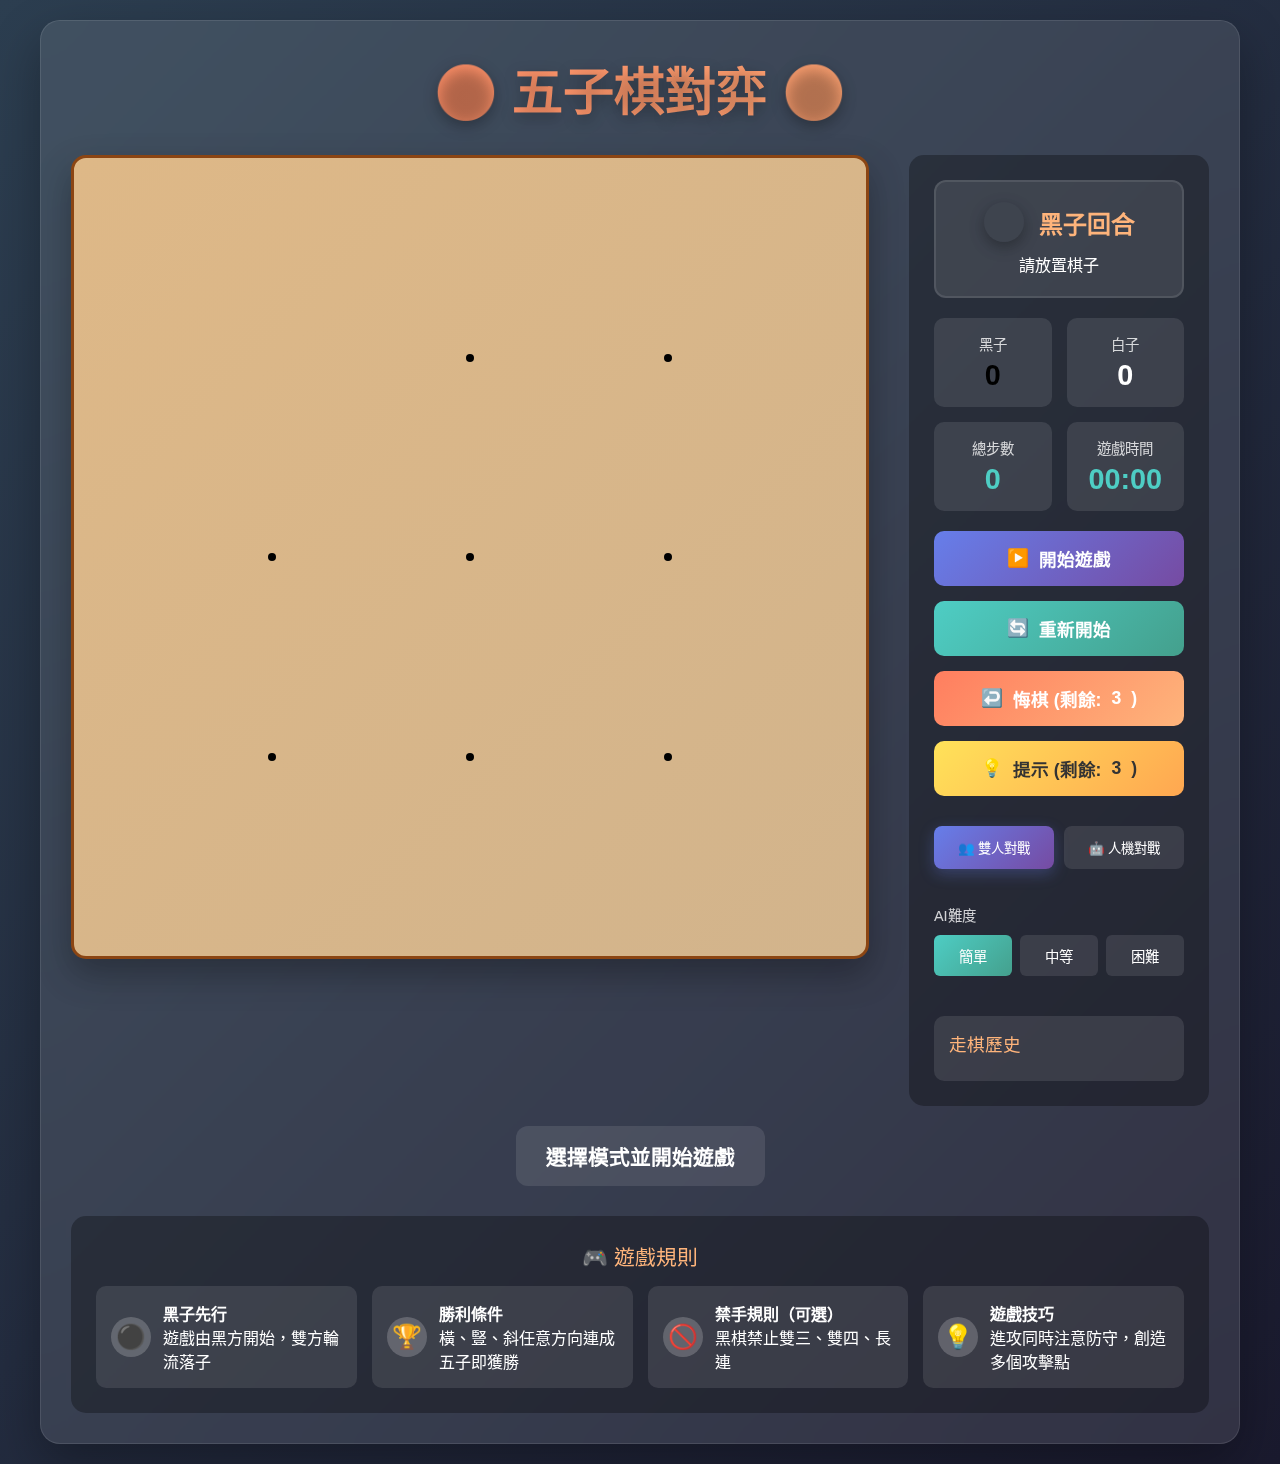
<file: move.html>
<!DOCTYPE html>
<html lang="zh-TW">
<head>
    <meta charset="UTF-8">
    <meta name="viewport" content="width=device-width, initial-scale=1.0">
    <title>五子棋 - 經典對弈遊戲</title>
    <style>
        * {
            margin: 0;
            padding: 0;
            box-sizing: border-box;
            font-family: 'Microsoft JhengHei', 'Segoe UI', sans-serif;
        }

        body {
            background: linear-gradient(135deg, #2c3e50, #1a1a2e);
            min-height: 100vh;
            display: flex;
            justify-content: center;
            align-items: center;
            padding: 20px;
            color: #fff;
        }

        .game-container {
            background: rgba(255, 255, 255, 0.1);
            backdrop-filter: blur(10px);
            border-radius: 20px;
            padding: 30px;
            box-shadow: 0 20px 50px rgba(0, 0, 0, 0.3);
            border: 1px solid rgba(255, 255, 255, 0.1);
            max-width: 1200px;
            width: 100%;
        }

        .game-header {
            text-align: center;
            margin-bottom: 30px;
        }

        h1 {
            font-size: 3.2rem;
            margin-bottom: 10px;
            text-shadow: 0 5px 15px rgba(0, 0, 0, 0.3);
            background: linear-gradient(90deg, #ff7e5f, #feb47b, #86a8e7, #91eae4);
            -webkit-background-clip: text;
            -webkit-text-fill-color: transparent;
            background-size: 300% auto;
            animation: gradient 3s ease-in-out infinite;
        }

        @keyframes gradient {
            0%, 100% { background-position: 0% 50%; }
            50% { background-position: 100% 50%; }
        }

        .game-content {
            display: flex;
            gap: 40px;
            flex-wrap: wrap;
        }

        .game-board-container {
            flex: 1;
            min-width: 500px;
        }

        .game-board {
            position: relative;
            width: 100%;
            padding-bottom: 100%;
            background: linear-gradient(135deg, #deb887, #d2b48c);
            border-radius: 15px;
            box-shadow: 0 15px 35px rgba(0, 0, 0, 0.3);
            border: 3px solid #8b4513;
            overflow: hidden;
        }

        .board-grid {
            position: absolute;
            top: 0;
            left: 0;
            width: 100%;
            height: 100%;
            display: grid;
            grid-template-columns: repeat(15, 1fr);
            grid-template-rows: repeat(15, 1fr);
        }

        .grid-line {
            position: relative;
        }

        .grid-line.horizontal {
            grid-column: 1 / -1;
            border-bottom: 1.5px solid #000;
        }

        .grid-line.vertical {
            border-right: 1.5px solid #000;
        }

        .star-point {
            position: absolute;
            width: 8px;
            height: 8px;
            background: #000;
            border-radius: 50%;
            transform: translate(-50%, -50%);
            z-index: 1;
        }

        .star-point:nth-child(1) { top: 25%; left: 25%; }
        .star-point:nth-child(2) { top: 25%; left: 50%; }
        .star-point:nth-child(3) { top: 25%; left: 75%; }
        .star-point:nth-child(4) { top: 50%; left: 25%; }
        .star-point:nth-child(5) { top: 50%; left: 50%; }
        .star-point:nth-child(6) { top: 50%; left: 75%; }
        .star-point:nth-child(7) { top: 75%; left: 25%; }
        .star-point:nth-child(8) { top: 75%; left: 50%; }
        .star-point:nth-child(9) { top: 75%; left: 75%; }

        .piece {
            position: absolute;
            width: 6.6%;
            height: 6.6%;
            border-radius: 50%;
            transform: translate(-50%, -50%);
            z-index: 2;
            box-shadow: 0 5px 15px rgba(0, 0, 0, 0.3);
            transition: all 0.3s ease;
            cursor: pointer;
        }

        .piece.black {
            background: radial-gradient(circle at 30% 30%, #666, #000);
            border: 1px solid #333;
        }

        .piece.white {
            background: radial-gradient(circle at 30% 30%, #fff, #eee);
            border: 1px solid #ddd;
        }

        .piece.last-move {
            box-shadow: 0 0 0 3px #ff4757;
            animation: pulse 1.5s infinite;
        }

        @keyframes pulse {
            0%, 100% { box-shadow: 0 0 0 3px rgba(255, 71, 87, 0.7); }
            50% { box-shadow: 0 0 0 6px rgba(255, 71, 87, 0.3); }
        }

        .piece.win-line {
            animation: winGlow 2s infinite;
        }

        @keyframes winGlow {
            0%, 100% { transform: translate(-50%, -50%) scale(1); }
            50% { transform: translate(-50%, -50%) scale(1.2); }
        }

        .game-info {
            flex: 0 0 300px;
            background: rgba(0, 0, 0, 0.3);
            border-radius: 15px;
            padding: 25px;
            display: flex;
            flex-direction: column;
            gap: 20px;
        }

        .current-player {
            text-align: center;
            padding: 20px;
            background: rgba(255, 255, 255, 0.1);
            border-radius: 12px;
            border: 2px solid rgba(255, 255, 255, 0.1);
        }

        .player-indicator {
            display: flex;
            align-items: center;
            justify-content: center;
            gap: 15px;
            margin-bottom: 10px;
        }

        .player-piece {
            width: 40px;
            height: 40px;
            border-radius: 50%;
            box-shadow: 0 5px 15px rgba(0, 0, 0, 0.3);
        }

        .player-piece.black { background: #000; }
        .player-piece.white { background: #fff; }

        .player-turn {
            font-size: 1.5rem;
            font-weight: bold;
            color: #feb47b;
        }

        .game-stats {
            display: grid;
            grid-template-columns: 1fr 1fr;
            gap: 15px;
        }

        .stat-item {
            background: rgba(255, 255, 255, 0.1);
            padding: 15px;
            border-radius: 10px;
            text-align: center;
        }

        .stat-label {
            font-size: 0.9rem;
            opacity: 0.8;
            margin-bottom: 5px;
        }

        .stat-value {
            font-size: 1.8rem;
            font-weight: bold;
            color: #4ecdc4;
        }

        .stat-value.black { color: #000; }
        .stat-value.white { color: #fff; }

        .game-controls {
            display: flex;
            flex-direction: column;
            gap: 15px;
        }

        .control-btn {
            padding: 15px;
            border: none;
            border-radius: 10px;
            background: linear-gradient(135deg, #667eea, #764ba2);
            color: white;
            font-size: 1.1rem;
            cursor: pointer;
            transition: all 0.3s ease;
            font-weight: 600;
            display: flex;
            align-items: center;
            justify-content: center;
            gap: 10px;
        }

        .control-btn:hover {
            transform: translateY(-3px);
            box-shadow: 0 10px 25px rgba(102, 126, 234, 0.4);
        }

        .control-btn:active {
            transform: translateY(0);
        }

        .control-btn.restart {
            background: linear-gradient(135deg, #4ecdc4, #44a08d);
        }

        .control-btn.undo {
            background: linear-gradient(135deg, #ff7e5f, #feb47b);
        }

        .control-btn.hint {
            background: linear-gradient(135deg, #ffe259, #ffa751);
            color: #333;
        }

        .game-modes {
            display: grid;
            grid-template-columns: 1fr 1fr;
            gap: 10px;
            margin-top: 10px;
        }

        .mode-btn {
            padding: 12px;
            border: none;
            border-radius: 8px;
            background: rgba(255, 255, 255, 0.1);
            color: white;
            cursor: pointer;
            transition: all 0.3s ease;
            font-weight: 500;
        }

        .mode-btn:hover {
            background: rgba(255, 255, 255, 0.2);
        }

        .mode-btn.active {
            background: linear-gradient(135deg, #667eea, #764ba2);
            box-shadow: 0 5px 15px rgba(102, 126, 234, 0.3);
        }

        .difficulty-selector {
            margin-top: 15px;
            display: flex;
            flex-direction: column;
            gap: 10px;
        }

        .difficulty-label {
            font-size: 0.9rem;
            opacity: 0.8;
        }

        .difficulty-btns {
            display: grid;
            grid-template-columns: repeat(3, 1fr);
            gap: 8px;
        }

        .difficulty-btn {
            padding: 10px;
            border: none;
            border-radius: 6px;
            background: rgba(255, 255, 255, 0.1);
            color: white;
            cursor: pointer;
            transition: all 0.3s ease;
            font-size: 0.9rem;
        }

        .difficulty-btn:hover {
            background: rgba(255, 255, 255, 0.2);
        }

        .difficulty-btn.active {
            background: linear-gradient(135deg, #4ecdc4, #44a08d);
        }

        .game-history {
            margin-top: 20px;
            background: rgba(255, 255, 255, 0.1);
            padding: 15px;
            border-radius: 10px;
            max-height: 200px;
            overflow-y: auto;
        }

        .history-title {
            font-size: 1.1rem;
            margin-bottom: 10px;
            color: #feb47b;
        }

        .history-list {
            display: flex;
            flex-direction: column;
            gap: 8px;
        }

        .history-item {
            display: flex;
            justify-content: space-between;
            align-items: center;
            padding: 8px 12px;
            background: rgba(0, 0, 0, 0.2);
            border-radius: 6px;
            font-size: 0.9rem;
        }

        .history-move {
            display: flex;
            align-items: center;
            gap: 8px;
        }

        .history-piece {
            width: 16px;
            height: 16px;
            border-radius: 50%;
        }

        .history-piece.black { background: #000; }
        .history-piece.white { background: #fff; }

        .game-status {
            text-align: center;
            margin-top: 20px;
            min-height: 60px;
        }

        #statusMessage {
            font-size: 1.3rem;
            font-weight: bold;
            padding: 15px 30px;
            border-radius: 12px;
            display: inline-block;
            background: rgba(255, 255, 255, 0.1);
            animation: statusPulse 2s infinite;
        }

        @keyframes statusPulse {
            0%, 100% { box-shadow: 0 0 20px rgba(78, 205, 196, 0.3); }
            50% { box-shadow: 0 0 40px rgba(78, 205, 196, 0.6); }
        }

        .win-message {
            color: #4ecdc4;
            font-size: 2rem !important;
            animation: winCelebrate 0.5s ease-in-out;
        }

        @keyframes winCelebrate {
            0%, 100% { transform: scale(1); }
            50% { transform: scale(1.1); }
        }

        .game-rules {
            margin-top: 30px;
            background: rgba(0, 0, 0, 0.3);
            padding: 25px;
            border-radius: 15px;
        }

        .rules-title {
            font-size: 1.3rem;
            color: #feb47b;
            margin-bottom: 15px;
            text-align: center;
        }

        .rules-grid {
            display: grid;
            grid-template-columns: repeat(auto-fit, minmax(250px, 1fr));
            gap: 15px;
        }

        .rule-item {
            background: rgba(255, 255, 255, 0.1);
            padding: 15px;
            border-radius: 10px;
            display: flex;
            align-items: center;
            gap: 12px;
        }

        .rule-icon {
            font-size: 1.5rem;
            min-width: 40px;
            height: 40px;
            background: rgba(255, 255, 255, 0.2);
            border-radius: 50%;
            display: flex;
            align-items: center;
            justify-content: center;
        }

        @media (max-width: 1024px) {
            .game-content {
                flex-direction: column;
            }
            
            .game-board-container {
                min-width: 100%;
            }
            
            .game-info {
                width: 100%;
            }
        }

        @media (max-width: 768px) {
            .game-board {
                padding-bottom: 100%;
            }
            
            .piece {
                width: 6%;
                height: 6%;
            }
            
            h1 {
                font-size: 2.5rem;
            }
            
            .game-stats {
                grid-template-columns: 1fr;
            }
        }

        @media (max-width: 480px) {
            .game-container {
                padding: 20px;
            }
            
            h1 {
                font-size: 2rem;
            }
            
            .piece {
                width: 5.5%;
                height: 5.5%;
            }
            
            .control-btn {
                padding: 12px;
                font-size: 1rem;
            }
        }
    </style>
</head>
<body>
    <div class="game-container">
        <div class="game-header">
            <h1>⚫ 五子棋對弈 ⚪</h1>
        </div>

        <div class="game-content">
            <div class="game-board-container">
                <div class="game-board" id="gameBoard">
                    <div class="board-grid" id="boardGrid"></div>
                    <div class="star-point"></div>
                    <div class="star-point"></div>
                    <div class="star-point"></div>
                    <div class="star-point"></div>
                    <div class="star-point"></div>
                    <div class="star-point"></div>
                    <div class="star-point"></div>
                    <div class="star-point"></div>
                    <div class="star-point"></div>
                </div>
            </div>

            <div class="game-info">
                <div class="current-player">
                    <div class="player-indicator">
                        <div class="player-piece" id="currentPlayerPiece"></div>
                        <div class="player-turn" id="currentPlayer">黑子回合</div>
                    </div>
                    <div id="playerStatus">請放置棋子</div>
                </div>

                <div class="game-stats">
                    <div class="stat-item">
                        <div class="stat-label">黑子</div>
                        <div class="stat-value black" id="blackScore">0</div>
                    </div>
                    <div class="stat-item">
                        <div class="stat-label">白子</div>
                        <div class="stat-value white" id="whiteScore">0</div>
                    </div>
                    <div class="stat-item">
                        <div class="stat-label">總步數</div>
                        <div class="stat-value" id="totalMoves">0</div>
                    </div>
                    <div class="stat-item">
                        <div class="stat-label">遊戲時間</div>
                        <div class="stat-value" id="gameTime">00:00</div>
                    </div>
                </div>

                <div class="game-controls">
                    <button class="control-btn" id="startBtn">
                        <span>▶️</span> 開始遊戲
                    </button>
                    <button class="control-btn restart" id="restartBtn">
                        <span>🔄</span> 重新開始
                    </button>
                    <button class="control-btn undo" id="undoBtn">
                        <span>↩️</span> 悔棋 (剩餘: <span id="undoCount">3</span>)
                    </button>
                    <button class="control-btn hint" id="hintBtn">
                        <span>💡</span> 提示 (剩餘: <span id="hintCount">3</span>)
                    </button>
                </div>

                <div class="game-modes">
                    <button class="mode-btn active" data-mode="pvp">👥 雙人對戰</button>
                    <button class="mode-btn" data-mode="pvc">🤖 人機對戰</button>
                </div>

                <div class="difficulty-selector" id="difficultySection">
                    <div class="difficulty-label">AI難度</div>
                    <div class="difficulty-btns">
                        <button class="difficulty-btn active" data-difficulty="easy">簡單</button>
                        <button class="difficulty-btn" data-difficulty="medium">中等</button>
                        <button class="difficulty-btn" data-difficulty="hard">困難</button>
                    </div>
                </div>

                <div class="game-history">
                    <div class="history-title">走棋歷史</div>
                    <div class="history-list" id="historyList"></div>
                </div>
            </div>
        </div>

        <div class="game-status">
            <div id="statusMessage">選擇模式並開始遊戲</div>
        </div>

        <div class="game-rules">
            <div class="rules-title">🎮 遊戲規則</div>
            <div class="rules-grid">
                <div class="rule-item">
                    <div class="rule-icon">⚫</div>
                    <div>
                        <strong>黑子先行</strong><br>
                        遊戲由黑方開始，雙方輪流落子
                    </div>
                </div>
                <div class="rule-item">
                    <div class="rule-icon">🏆</div>
                    <div>
                        <strong>勝利條件</strong><br>
                        橫、豎、斜任意方向連成五子即獲勝
                    </div>
                </div>
                <div class="rule-item">
                    <div class="rule-icon">🚫</div>
                    <div>
                        <strong>禁手規則（可選）</strong><br>
                        黑棋禁止雙三、雙四、長連
                    </div>
                </div>
                <div class="rule-item">
                    <div class="rule-icon">💡</div>
                    <div>
                        <strong>遊戲技巧</strong><br>
                        進攻同時注意防守，創造多個攻擊點
                    </div>
                </div>
            </div>
        </div>
    </div>

    <script>
        // 遊戲配置
        const CONFIG = {
            BOARD_SIZE: 15,
            WIN_COUNT: 5,
            PLAYERS: {
                BLACK: 'black',
                WHITE: 'white'
            },
            DIFFICULTY: {
                easy: { depth: 1, searchWidth: 3 },
                medium: { depth: 2, searchWidth: 5 },
                hard: { depth: 3, searchWidth: 7 }
            }
        };

        // 遊戲狀態
        let gameState = {
            board: Array(CONFIG.BOARD_SIZE).fill().map(() => Array(CONFIG.BOARD_SIZE).fill(null)),
            currentPlayer: CONFIG.PLAYERS.BLACK,
            gameActive: false,
            gameMode: 'pvp', // pvp: 雙人對戰, pvc: 人機對戰
            difficulty: 'medium',
            moves: [],
            history: [],
            scores: { black: 0, white: 0 },
            totalMoves: 0,
            startTime: null,
            gameTimer: null,
            elapsedTime: 0,
            undoCount: 3,
            hintCount: 3,
            lastMove: null,
            winLine: [],
            forbidRules: false // 是否啟用禁手規則
        };

        // DOM 元素
        const gameBoard = document.getElementById('gameBoard');
        const boardGrid = document.getElementById('boardGrid');
        const currentPlayerElement = document.getElementById('currentPlayer');
        const currentPlayerPiece = document.getElementById('currentPlayerPiece');
        const playerStatus = document.getElementById('playerStatus');
        const blackScoreElement = document.getElementById('blackScore');
        const whiteScoreElement = document.getElementById('whiteScore');
        const totalMovesElement = document.getElementById('totalMoves');
        const gameTimeElement = document.getElementById('gameTime');
        const statusMessage = document.getElementById('statusMessage');
        const historyList = document.getElementById('historyList');
        const undoCountElement = document.getElementById('undoCount');
        const hintCountElement = document.getElementById('hintCount');
        const difficultySection = document.getElementById('difficultySection');

        // 初始化遊戲板
        function initBoard() {
            boardGrid.innerHTML = '';
            
            // 創建網格線
            for (let i = 0; i < CONFIG.BOARD_SIZE; i++) {
                for (let j = 0; j < CONFIG.BOARD_SIZE; j++) {
                    const cell = document.createElement('div');
                    cell.className = 'grid-line';
                    cell.dataset.row = i;
                    cell.dataset.col = j;
                    
                    if (i < CONFIG.BOARD_SIZE - 1) {
                        cell.classList.add('horizontal');
                    }
                    if (j < CONFIG.BOARD_SIZE - 1) {
                        cell.classList.add('vertical');
                    }
                    
                    // 添加點擊事件
                    cell.addEventListener('click', () => handleCellClick(i, j));
                    
                    boardGrid.appendChild(cell);
                }
            }
            
            // 添加天元星位
            const starPoints = [
                [3, 3], [3, 7], [3, 11],
                [7, 3], [7, 7], [7, 11],
                [11, 3], [11, 7], [11, 11]
            ];
            
            starPoints.forEach(([row, col]) => {
                const star = document.createElement('div');
                star.className = 'star-point';
                star.style.top = `${(row + 0.5) * (100 / CONFIG.BOARD_SIZE)}%`;
                star.style.left = `${(col + 0.5) * (100 / CONFIG.BOARD_SIZE)}%`;
                gameBoard.appendChild(star);
            });
        }

        // 初始化遊戲
        function initGame() {
            // 重置遊戲狀態
            gameState.board = Array(CONFIG.BOARD_SIZE).fill().map(() => Array(CONFIG.BOARD_SIZE).fill(null));
            gameState.currentPlayer = CONFIG.PLAYERS.BLACK;
            gameState.moves = [];
            gameState.history = [];
            gameState.totalMoves = 0;
            gameState.elapsedTime = 0;
            gameState.undoCount = 3;
            gameState.hintCount = 3;
            gameState.lastMove = null;
            gameState.winLine = [];
            gameState.gameActive = true;
            
            // 清除計時器
            if (gameState.gameTimer) {
                clearInterval(gameState.gameTimer);
                gameState.gameTimer = null;
            }
            
            // 清除所有棋子
            document.querySelectorAll('.piece').forEach(piece => piece.remove());
            
            // 更新顯示
            updateDisplay();
            updateHistory();
            
            // 開始計時
            gameState.startTime = Date.now();
            gameState.gameTimer = setInterval(updateTimer, 1000);
            
            statusMessage.textContent = gameState.gameMode === 'pvc' ? 
                '人機對戰開始！黑子先行' : '雙人對戰開始！黑子先行';
            
            // 如果是人機對戰且AI先手，讓AI走第一步
            if (gameState.gameMode === 'pvc' && gameState.currentPlayer === CONFIG.PLAYERS.WHITE) {
                setTimeout(() => makeAIMove(), 500);
            }
        }

        // 處理格子點擊
        function handleCellClick(row, col) {
            if (!gameState.gameActive || gameState.board[row][col] !== null) {
                return;
            }
            
            // 檢查禁手（如果啟用）
            if (gameState.forbidRules && gameState.currentPlayer === CONFIG.PLAYERS.BLACK) {
                if (isForbiddenMove(row, col)) {
                    statusMessage.textContent = '禁手！請選擇其他位置';
                    return;
                }
            }
            
            // 放置棋子
            placePiece(row, col);
            
            // 檢查勝利
            if (checkWin(row, col)) {
                gameOver(`${gameState.currentPlayer === CONFIG.PLAYERS.BLACK ? '黑子' : '白子'}獲勝！`);
                return;
            }
            
            // 檢查平局
            if (gameState.totalMoves >= CONFIG.BOARD_SIZE * CONFIG.BOARD_SIZE) {
                gameOver('平局！棋盤已滿');
                return;
            }
            
            // 切換玩家
            gameState.currentPlayer = gameState.currentPlayer === CONFIG.PLAYERS.BLACK ? 
                CONFIG.PLAYERS.WHITE : CONFIG.PLAYERS.BLACK;
            
            updateDisplay();
            
            // 如果是人機對戰且輪到AI
            if (gameState.gameMode === 'pvc' && gameState.gameActive && 
                gameState.currentPlayer === CONFIG.PLAYERS.WHITE) {
                setTimeout(() => makeAIMove(), 500);
            }
        }

        // 放置棋子
        function placePiece(row, col, isAI = false) {
            // 創建棋子元素
            const piece = document.createElement('div');
            piece.className = `piece ${gameState.currentPlayer}`;
            
            // 計算位置百分比
            const topPercent = (row + 0.5) * (100 / CONFIG.BOARD_SIZE);
            const leftPercent = (col + 0.5) * (100 / CONFIG.BOARD_SIZE);
            
            piece.style.top = `${topPercent}%`;
            piece.style.left = `${leftPercent}%`;
            
            // 移除上一步的高亮
            document.querySelectorAll('.piece.last-move').forEach(p => p.classList.remove('last-move'));
            
            // 添加最後一步高亮
            piece.classList.add('last-move');
            
            gameBoard.appendChild(piece);
            
            // 更新遊戲狀態
            gameState.board[row][col] = gameState.currentPlayer;
            gameState.moves.push({ row, col, player: gameState.currentPlayer });
            gameState.totalMoves++;
            gameState.lastMove = { row, col };
            
            // 添加歷史記錄
            addHistory(row, col);
            
            // 播放音效
            playPlaceSound();
        }

        // 添加歷史記錄
        function addHistory(row, col) {
            const historyItem = document.createElement('div');
            historyItem.className = 'history-item';
            
            const moveNumber = Math.ceil(gameState.totalMoves / 2);
            const moveType = gameState.totalMoves % 2 === 1 ? '黑' : '白';
            
            historyItem.innerHTML = `
                <span>第${moveNumber}手 (${moveType})</span>
                <div class="history-move">
                    <div class="history-piece ${gameState.currentPlayer}"></div>
                    <span>(${String.fromCharCode(65 + col)}${row + 1})</span>
                </div>
            `;
            
            historyList.prepend(historyItem);
            
            // 限制歷史記錄數量
            if (historyList.children.length > 10) {
                historyList.removeChild(historyList.lastChild);
            }
        }

        // 檢查勝利
        function checkWin(row, col) {
            const player = gameState.board[row][col];
            const directions = [
                [0, 1],   // 水平
                [1, 0],   // 垂直
                [1, 1],   // 右下對角
                [1, -1]   // 左下對角
            ];
            
            for (const [dx, dy] of directions) {
                let count = 1;
                let line = [{row, col}];
                
                // 正向檢查
                for (let i = 1; i < CONFIG.WIN_COUNT; i++) {
                    const newRow = row + dx * i;
                    const newCol = col + dy * i;
                    
                    if (newRow >= 0 && newRow < CONFIG.BOARD_SIZE && 
                        newCol >= 0 && newCol < CONFIG.BOARD_SIZE && 
                        gameState.board[newRow][newCol] === player) {
                        count++;
                        line.push({row: newRow, col: newCol});
                    } else {
                        break;
                    }
                }
                
                // 反向檢查
                for (let i = 1; i < CONFIG.WIN_COUNT; i++) {
                    const newRow = row - dx * i;
                    const newCol = col - dy * i;
                    
                    if (newRow >= 0 && newRow < CONFIG.BOARD_SIZE && 
                        newCol >= 0 && newCol < CONFIG.BOARD_SIZE && 
                        gameState.board[newRow][newCol] === player) {
                        count++;
                        line.unshift({row: newRow, col: newCol});
                    } else {
                        break;
                    }
                }
                
                if (count >= CONFIG.WIN_COUNT) {
                    // 保存勝利連線
                    gameState.winLine = line;
                    // 高亮顯示勝利連線
                    highlightWinLine(line);
                    return true;
                }
            }
            
            return false;
        }

        // 高亮顯示勝利連線
        function highlightWinLine(line) {
            line.forEach(({row, col}) => {
                const pieces = document.querySelectorAll('.piece');
                pieces.forEach(piece => {
                    const pieceRow = Math.round((parseFloat(piece.style.top) / 100) * CONFIG.BOARD_SIZE - 0.5);
                    const pieceCol = Math.round((parseFloat(piece.style.left) / 100) * CONFIG.BOARD_SIZE - 0.5);
                    
                    if (pieceRow === row && pieceCol === col) {
                        piece.classList.add('win-line');
                        piece.classList.remove('last-move');
                    }
                });
            });
        }

        // 檢查禁手（簡化版）
        function isForbiddenMove(row, col) {
            const testBoard = JSON.parse(JSON.stringify(gameState.board));
            testBoard[row][col] = CONFIG.PLAYERS.BLACK;
            
            // 檢查長連（超過五子）
            if (checkOverline(testBoard, row, col)) {
                return true;
            }
            
            // 檢查雙三
            if (checkDoubleThree(testBoard, row, col)) {
                return true;
            }
            
            // 檢查雙四
            if (checkDoubleFour(testBoard, row, col)) {
                return true;
            }
            
            return false;
        }

        // 檢查長連
        function checkOverline(board, row, col) {
            const directions = [[0,1],[1,0],[1,1],[1,-1]];
            
            for (const [dx, dy] of directions) {
                let count = 1;
                
                for (let i = 1; i < 6; i++) {
                    const newRow = row + dx * i;
                    const newCol = col + dy * i;
                    if (newRow >= 0 && newRow < CONFIG.BOARD_SIZE && 
                        newCol >= 0 && newCol < CONFIG.BOARD_SIZE && 
                        board[newRow][newCol] === CONFIG.PLAYERS.BLACK) {
                        count++;
                    } else {
                        break;
                    }
                }
                
                for (let i = 1; i < 6; i++) {
                    const newRow = row - dx * i;
                    const newCol = col - dy * i;
                    if (newRow >= 0 && newRow < CONFIG.BOARD_SIZE && 
                        newCol >= 0 && newCol < CONFIG.BOARD_SIZE && 
                        board[newRow][newCol] === CONFIG.PLAYERS.BLACK) {
                        count++;
                    } else {
                        break;
                    }
                }
                
                if (count > 5) {
                    return true;
                }
            }
            
            return false;
        }

        // 檢查雙三（簡化）
        function checkDoubleThree(board, row, col) {
            // 簡化實現：計算活動三的數量
            let threeCount = 0;
            
            // 這裡應該是更複雜的檢查，簡化為基本檢查
            const patterns = [
                ['', 'black', 'black', '', ''],  // 活三模式
                ['', '', 'black', 'black', '']
            ];
            
            // 實際應該檢查所有方向...
            return threeCount >= 2;
        }

        // 檢查雙四（簡化）
        function checkDoubleFour(board, row, col) {
            // 簡化實現
            return false;
        }

        // AI移動
        function makeAIMove() {
            if (!gameState.gameActive || gameState.currentPlayer !== CONFIG.PLAYERS.WHITE) {
                return;
            }
            
            // 根據難度選擇AI策略
            let move;
            const difficulty = CONFIG.DIFFICULTY[gameState.difficulty];
            
            if (gameState.difficulty === 'easy') {
                move = findRandomMove();
            } else if (gameState.difficulty === 'medium') {
                move = findDefensiveMove();
            } else {
                move = findStrategicMove(difficulty.depth);
            }
            
            if (move) {
                handleCellClick(move.row, move.col);
            }
        }

        // 隨機移動（簡單AI）
        function findRandomMove() {
            const emptyCells = [];
            
            for (let i = 0; i < CONFIG.BOARD_SIZE; i++) {
                for (let j = 0; j < CONFIG.BOARD_SIZE; j++) {
                    if (gameState.board[i][j] ===
</file>
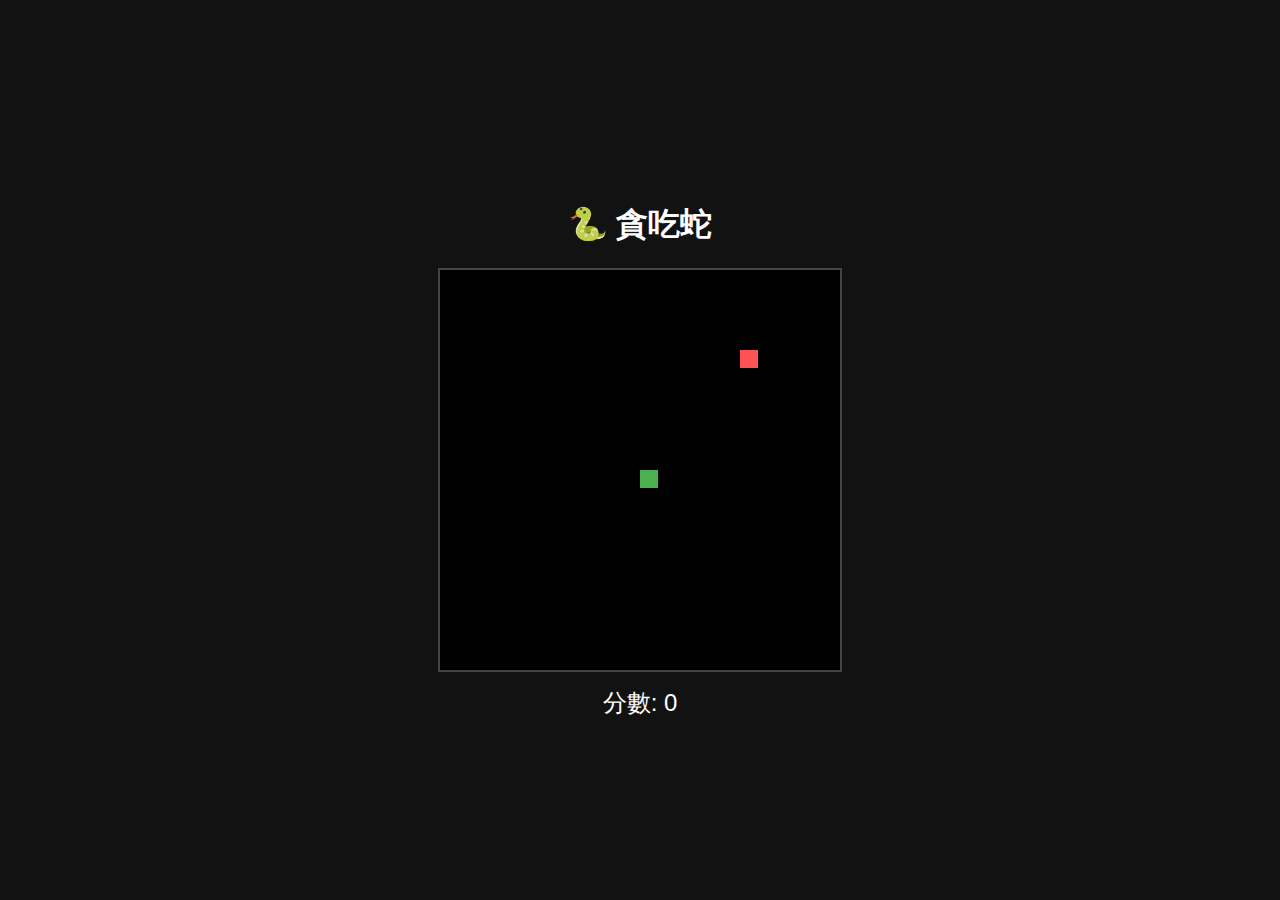
<file: snake.html>
<!DOCTYPE html>
<html lang="zh-Hant">
<head>
  <meta charset="UTF-8" />
  <meta name="viewport" content="width=device-width, initial-scale=1.0"/>
  <title>貪吃蛇遊戲</title>
  <style>
    body {
      background: #121212;
      display: flex;
      flex-direction: column;
      align-items: center;
      justify-content: center;
      height: 100vh;
      margin: 0;
      font-family: 'Segoe UI', sans-serif;
      color: white;
    }
    #gameCanvas {
      border: 2px solid #444;
      background: #000;
    }
    #score {
      margin-top: 15px;
      font-size: 24px;
    }
    #gameOver {
      position: absolute;
      background: rgba(0, 0, 0, 0.9);
      padding: 20px;
      border-radius: 10px;
      text-align: center;
      display: none;
    }
    button {
      padding: 8px 16px;
      font-size: 16px;
      background: #4CAF50;
      color: white;
      border: none;
      border-radius: 4px;
      cursor: pointer;
      margin-top: 10px;
    }
    button:hover {
      background: #45a049;
    }
  </style>
</head>
<body>
  <h1>🐍 貪吃蛇</h1>
  <canvas id="gameCanvas" width="400" height="400"></canvas>
  <div id="score">分數: 0</div>

  <div id="gameOver">
    <h2>遊戲結束！</h2>
    <p>最終分數: <span id="finalScore">0</span></p>
    <button onclick="restart()">重新開始</button>
  </div>

  <script>
    const canvas = document.getElementById('gameCanvas');
    const ctx = canvas.getContext('2d');
    const scoreEl = document.getElementById('score');
    const finalScoreEl = document.getElementById('finalScore');
    const gameOverEl = document.getElementById('gameOver');

    const gridSize = 20;
    const gridWidth = canvas.width / gridSize;
    const gridHeight = canvas.height / gridSize;

    let snake = [{ x: 5, y: 10 }];
    let food = generateFood();
    let dx = 1; // 初始向右
    let dy = 0;
    let score = 0;
    let gameRunning = true;
    let gameSpeed = 120; // 毫秒

    function generateFood() {
      let newFood;
      do {
        newFood = {
          x: Math.floor(Math.random() * gridWidth),
          y: Math.floor(Math.random() * gridHeight)
        };
      } while (snake.some(seg => seg.x === newFood.x && seg.y === newFood.y));
      return newFood;
    }

    function draw() {
      // 清空
      ctx.fillStyle = 'black';
      ctx.fillRect(0, 0, canvas.width, canvas.height);

      // 蛇
      snake.forEach((seg, i) => {
        ctx.fillStyle = i === 0 ? '#4CAF50' : '#8BC34A';
        ctx.fillRect(seg.x * gridSize, seg.y * gridSize, gridSize - 2, gridSize - 2);
      });

      // 食物
      ctx.fillStyle = '#FF5252';
      ctx.fillRect(food.x * gridSize, food.y * gridSize, gridSize - 2, gridSize - 2);
    }

    function move() {
      if (!gameRunning) return;

      const head = { x: snake[0].x + dx, y: snake[0].y + dy };

      // 撞牆檢測
      if (head.x < 0 || head.x >= gridWidth || head.y < 0 || head.y >= gridHeight) {
        gameOver();
        return;
      }

      // 撞自己
      if (snake.some(seg => seg.x === head.x && seg.y === head.y)) {
        gameOver();
        return;
      }

      snake.unshift(head);

      if (head.x === food.x && head.y === food.y) {
        score += 10;
        scoreEl.textContent = `分數: ${score}`;
        food = generateFood();
        // 可選：吃越多蛇越快（取消註解下面這行）
        // if (gameSpeed > 50) gameSpeed -= 2;
      } else {
        snake.pop();
      }

      draw();
      setTimeout(move, gameSpeed);
    }

    function gameOver() {
      gameRunning = false;
      finalScoreEl.textContent = score;
      gameOverEl.style.display = 'block';
    }

    function restart() {
      snake = [{ x: 5, y: 10 }];
      dx = 1; dy = 0;
      score = 0;
      scoreEl.textContent = '分數: 0';
      food = generateFood();
      gameRunning = true;
      gameOverEl.style.display = 'none';
      draw();
      setTimeout(move, gameSpeed);
    }

    // 鍵盤控制
    document.addEventListener('keydown', (e) => {
      if (!gameRunning) {
        if (e.key === 'r' || e.key === 'R') restart();
        return;
      }

      switch (e.key) {
        case 'ArrowUp':    if (dy !== 1) { dx = 0; dy = -1; } break;
        case 'ArrowDown':  if (dy !== -1) { dx = 0; dy = 1; } break;
        case 'ArrowLeft':  if (dx !== 1) { dx = -1; dy = 0; } break;
        case 'ArrowRight': if (dx !== -1) { dx = 1; dy = 0; } break;
      }
    });

    // 開始遊戲
    draw();
    setTimeout(move, gameSpeed);
  </script>
</body>
</html>
</file>
